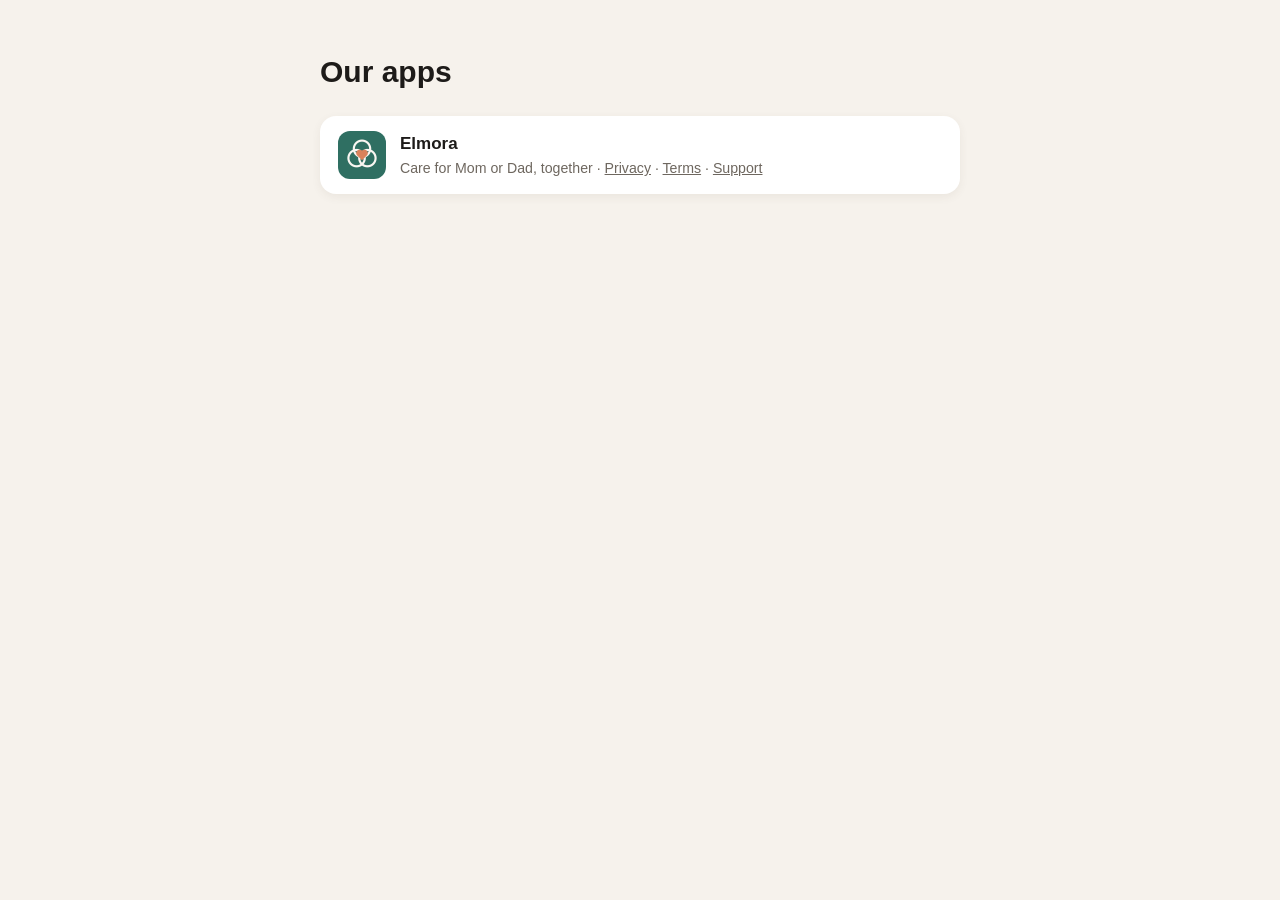
<file: index.html>
<!doctype html>
<html lang="en">
<head>
<meta charset="utf-8"><meta name="viewport" content="width=device-width, initial-scale=1">
<title>Apps</title>
<style>
  body { margin: 0; background: #F6F2EC; color: #1D1B19; font: 17px/1.6 -apple-system, "Segoe UI", Helvetica, Arial, sans-serif; }
  main { max-width: 640px; margin: 0 auto; padding: 48px 16px; }
  h1 { font-size: 30px; margin: 0 0 20px; }
  a.app { display: flex; align-items: center; gap: 14px; background: #fff; border-radius: 16px; padding: 14px 18px; margin: 12px 0;
    text-decoration: none; color: inherit; box-shadow: 0 3px 10px rgba(90,74,58,.07); }
  a.app img { width: 48px; height: 48px; border-radius: 12px; }
  small { color: #6E675F; display: block; }
</style>
</head>
<body>
<main>
  <h1>Our apps</h1>
  <!-- Para agregar otra app: copia este bloque y crea su carpeta (por ejemplo /otra-app/) con sus propias páginas. -->
  <a class="app" href="elmora/">
    <img src="elmora/icon.png" alt="">
    <span><b>Elmora</b><small>Care for Mom or Dad, together · <u>Privacy</u> · <u>Terms</u> · <u>Support</u></small></span>
  </a>
</main>
</body>
</html>
</file>
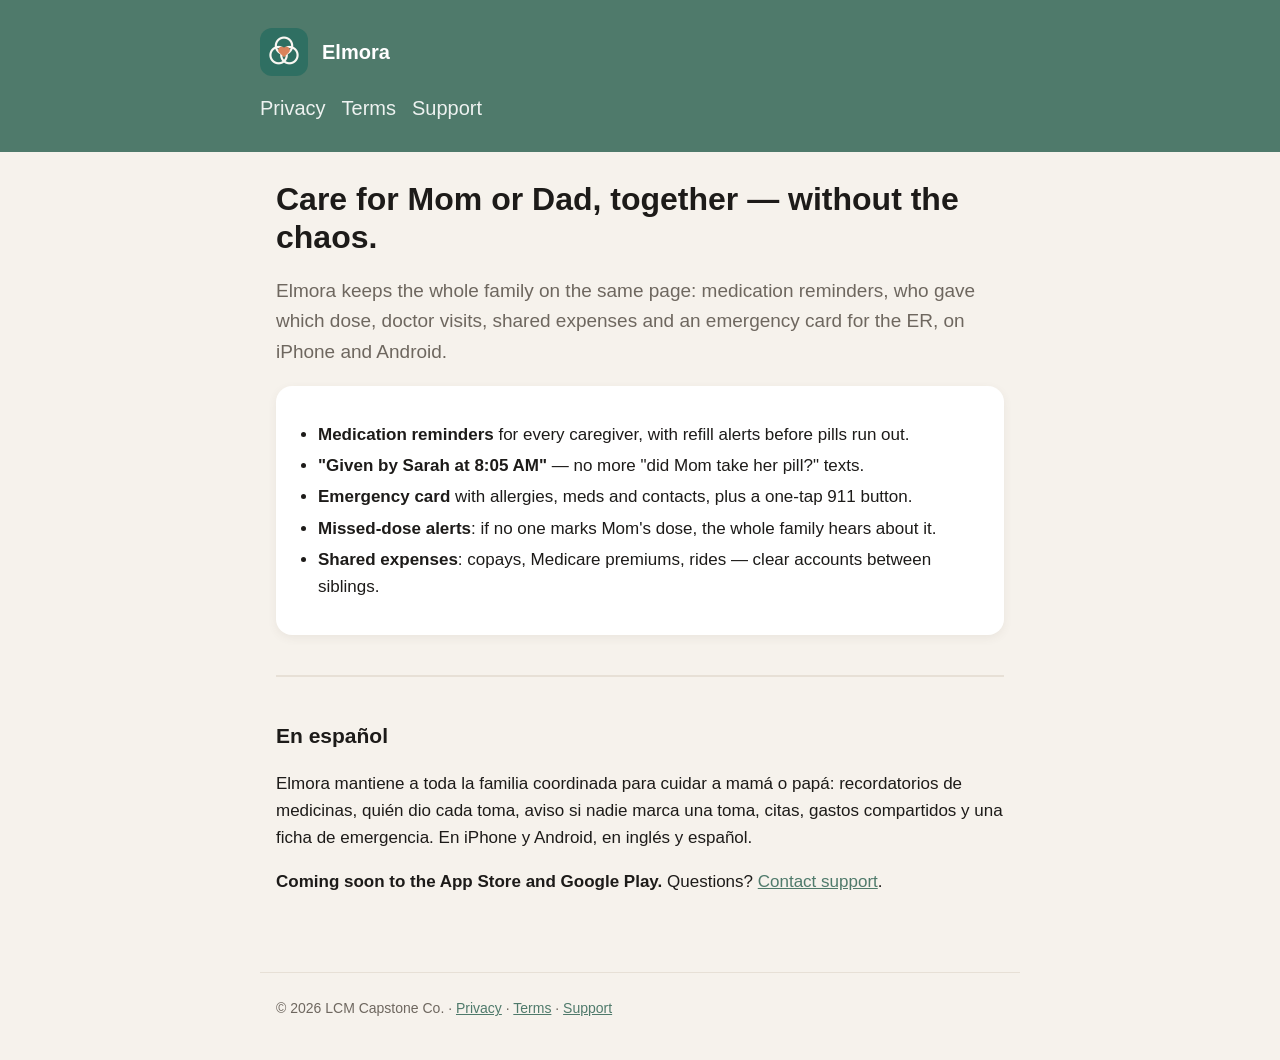
<file: carecircle/index.html>
<!doctype html>
<html lang="en">
<head>
<meta charset="utf-8"><meta name="viewport" content="width=device-width, initial-scale=1">
<meta name="robots" content="noindex">
<title>Elmora</title>
<link rel="canonical" href="../elmora/index.html">
<meta http-equiv="refresh" content="0; url=../elmora/index.html">
<script>location.replace("../elmora/index.html" + location.search + location.hash);</script>
</head>
<body>
<p>CareCircle is now <b>Elmora</b>. <a href="../elmora/index.html">Continue to the new page</a>.</p>
</body>
</html>
</file>
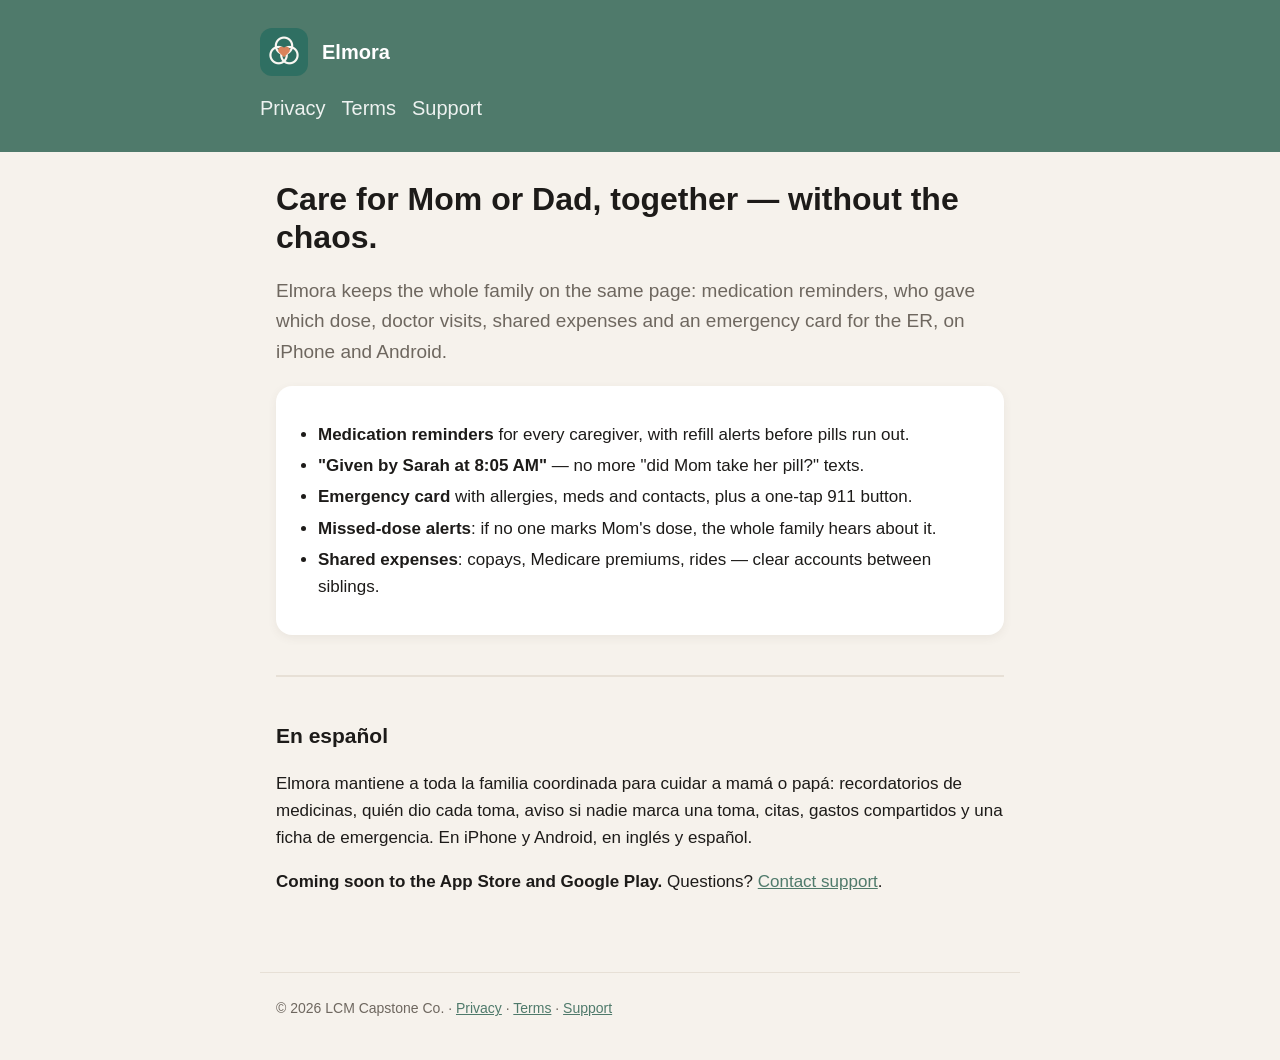
<file: elmora/index.html>
<!doctype html>
<html lang="en">
<head>
<meta charset="utf-8"><meta name="viewport" content="width=device-width, initial-scale=1">
<title>Elmora — Care for Mom or Dad, together</title>
<meta name="description" content="Shared medication reminders, missed-dose alerts, appointments and expenses for families caring for an aging parent, on iPhone and Android.">
<link rel="stylesheet" href="style.css">
</head>
<body>
<header><div class="wrap">
  <div style="display:flex;align-items:center;gap:14px"><img src="icon.png" alt=""><a href="index.html">Elmora</a></div>
  <nav><a href="privacy.html">Privacy</a><a href="terms.html">Terms</a><a href="support.html">Support</a></nav>
</div></header>
<main class="wrap">
<h1>Care for Mom or Dad, together — without the chaos.</h1>
<p style="color:var(--muted);font-size:19px">Elmora keeps the whole family on the same page: medication reminders, who gave which dose, doctor visits, shared expenses and an emergency card for the ER, on iPhone and Android.</p>
<div class="card">
  <ul>
    <li><b>Medication reminders</b> for every caregiver, with refill alerts before pills run out.</li>
    <li><b>"Given by Sarah at 8:05 AM"</b> — no more "did Mom take her pill?" texts.</li>
    <li><b>Emergency card</b> with allergies, meds and contacts, plus a one-tap 911 button.</li>
    <li><b>Missed-dose alerts</b>: if no one marks Mom's dose, the whole family hears about it.</li>
    <li><b>Shared expenses</b>: copays, Medicare premiums, rides — clear accounts between siblings.</li>
  </ul>
</div>
<section class="lang" lang="es">
<h2>En español</h2>
<p>Elmora mantiene a toda la familia coordinada para cuidar a mamá o papá: recordatorios de medicinas, quién dio cada toma, aviso si nadie marca una toma, citas, gastos compartidos y una ficha de emergencia. En iPhone y Android, en inglés y español.</p>
</section>
<p><b>Coming soon to the App Store and Google Play.</b> Questions? <a href="support.html">Contact support</a>.</p>
</main>
<footer class="wrap">© 2026 LCM Capstone Co. · <a href="privacy.html">Privacy</a> · <a href="terms.html">Terms</a> · <a href="support.html">Support</a></footer>
</body>
</html>
</file>
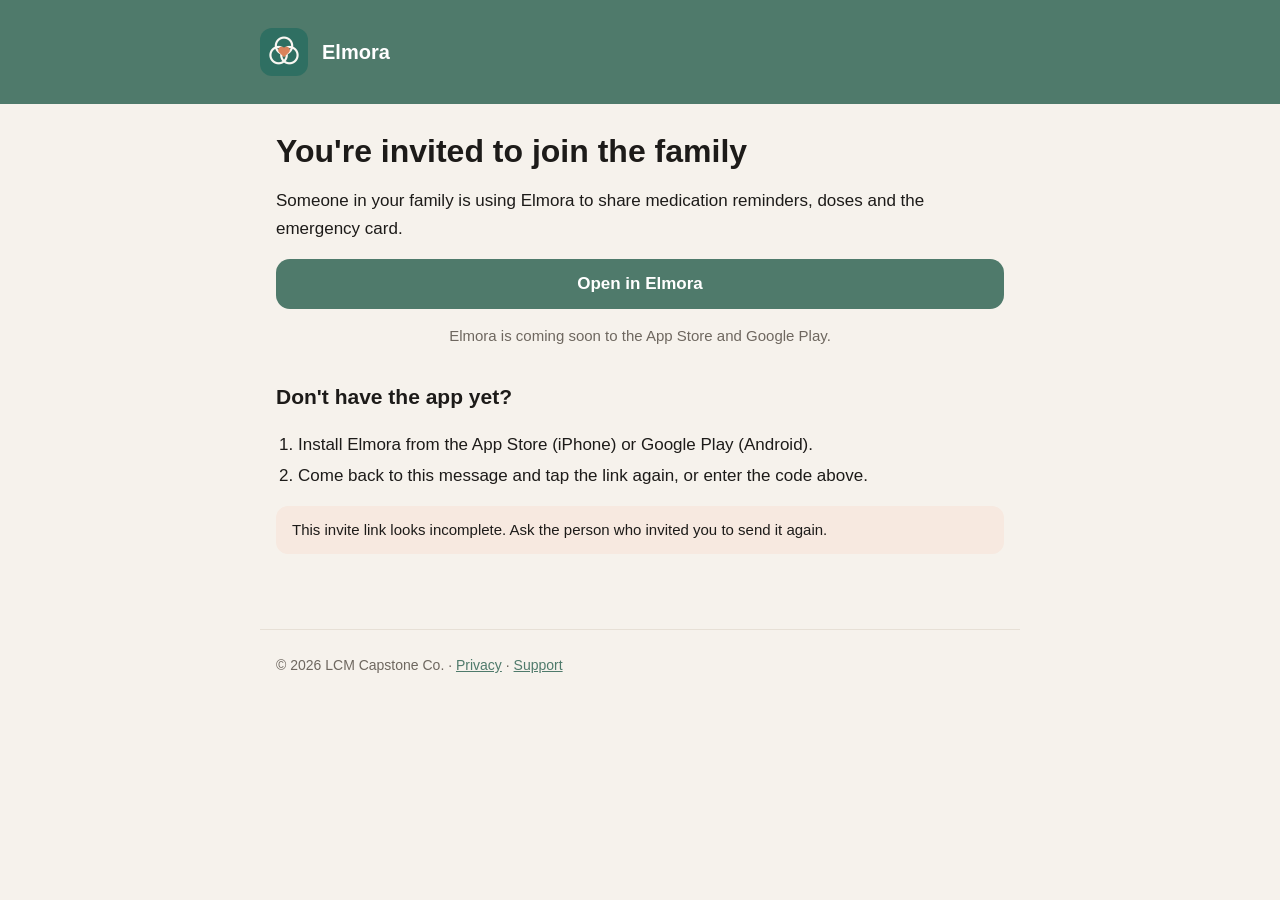
<file: carecircle/join.html>
<!doctype html>
<html lang="en">
<head>
<meta charset="utf-8"><meta name="viewport" content="width=device-width, initial-scale=1">
<meta name="robots" content="noindex">
<title>Elmora</title>
<link rel="canonical" href="../elmora/join.html">
<meta http-equiv="refresh" content="0; url=../elmora/join.html">
<script>location.replace("../elmora/join.html" + location.search + location.hash);</script>
</head>
<body>
<p>CareCircle is now <b>Elmora</b>. <a href="../elmora/join.html">Continue to the new page</a>.</p>
</body>
</html>
</file>
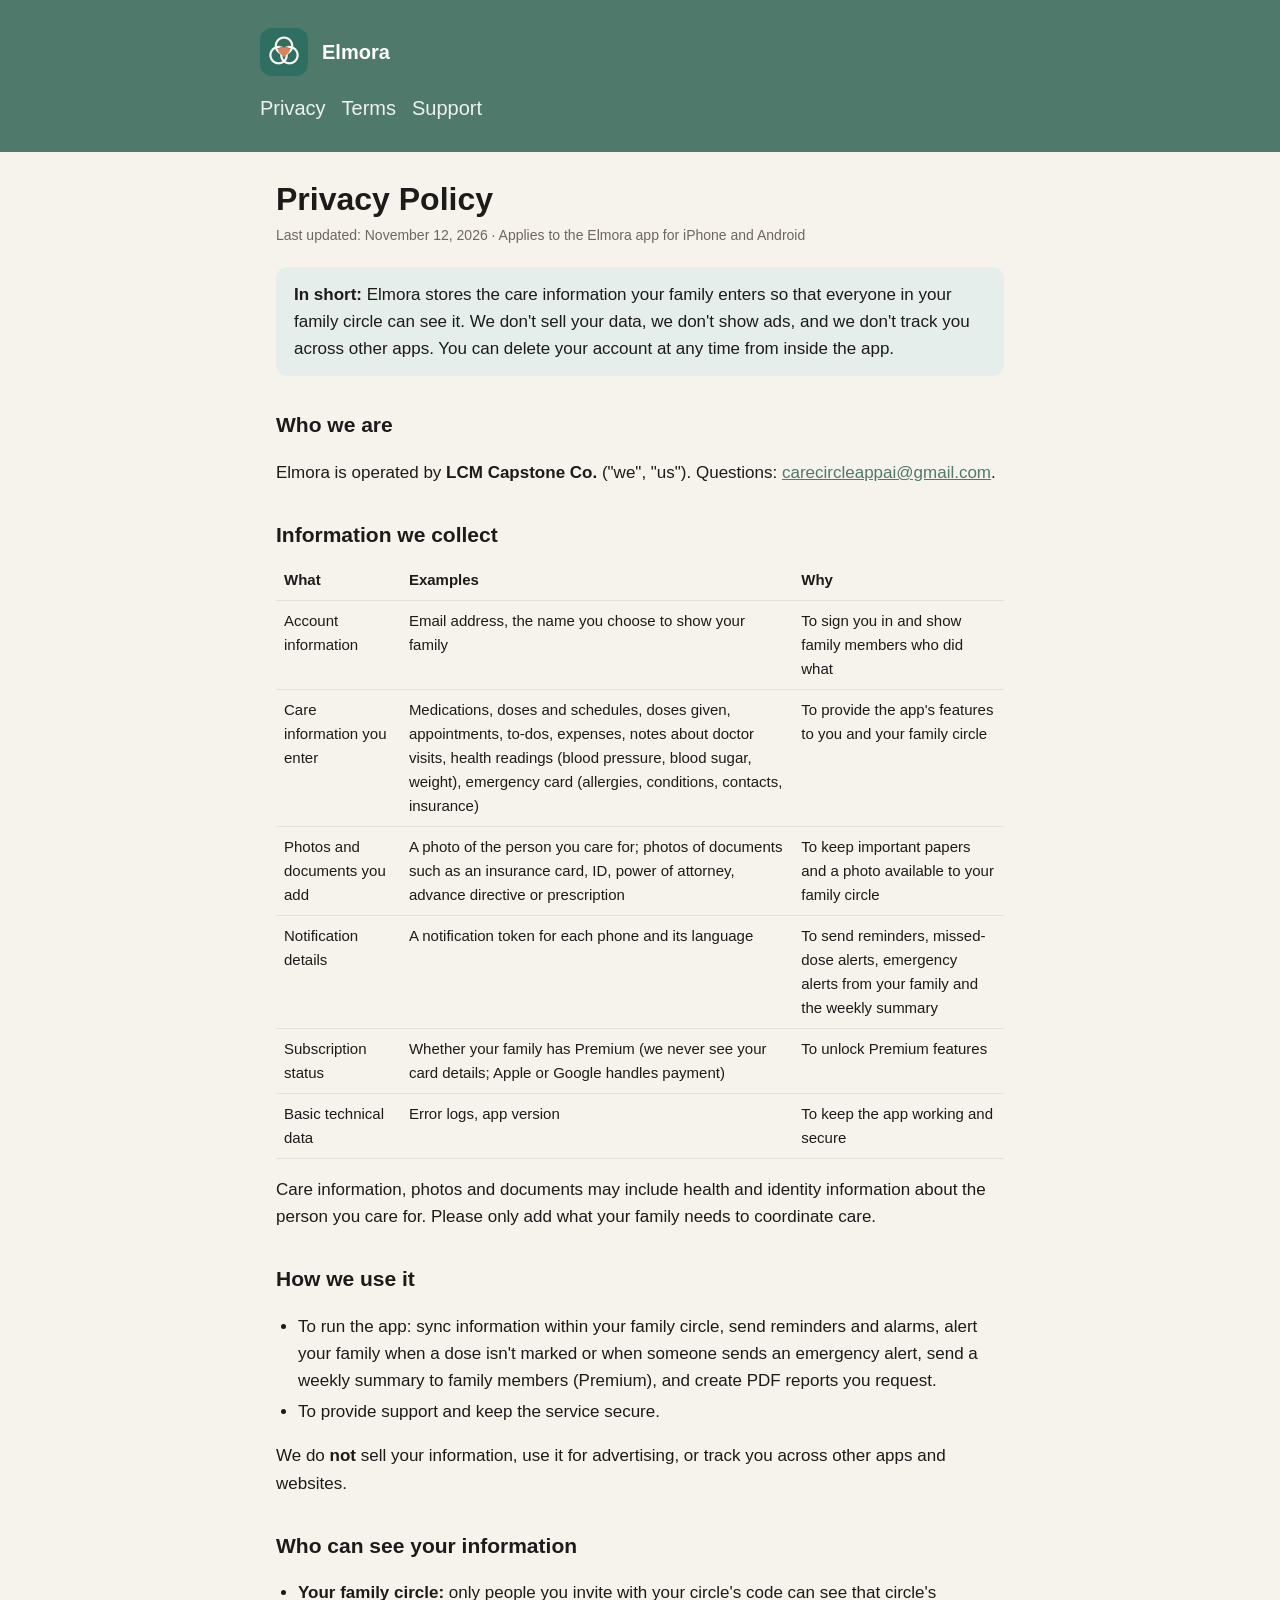
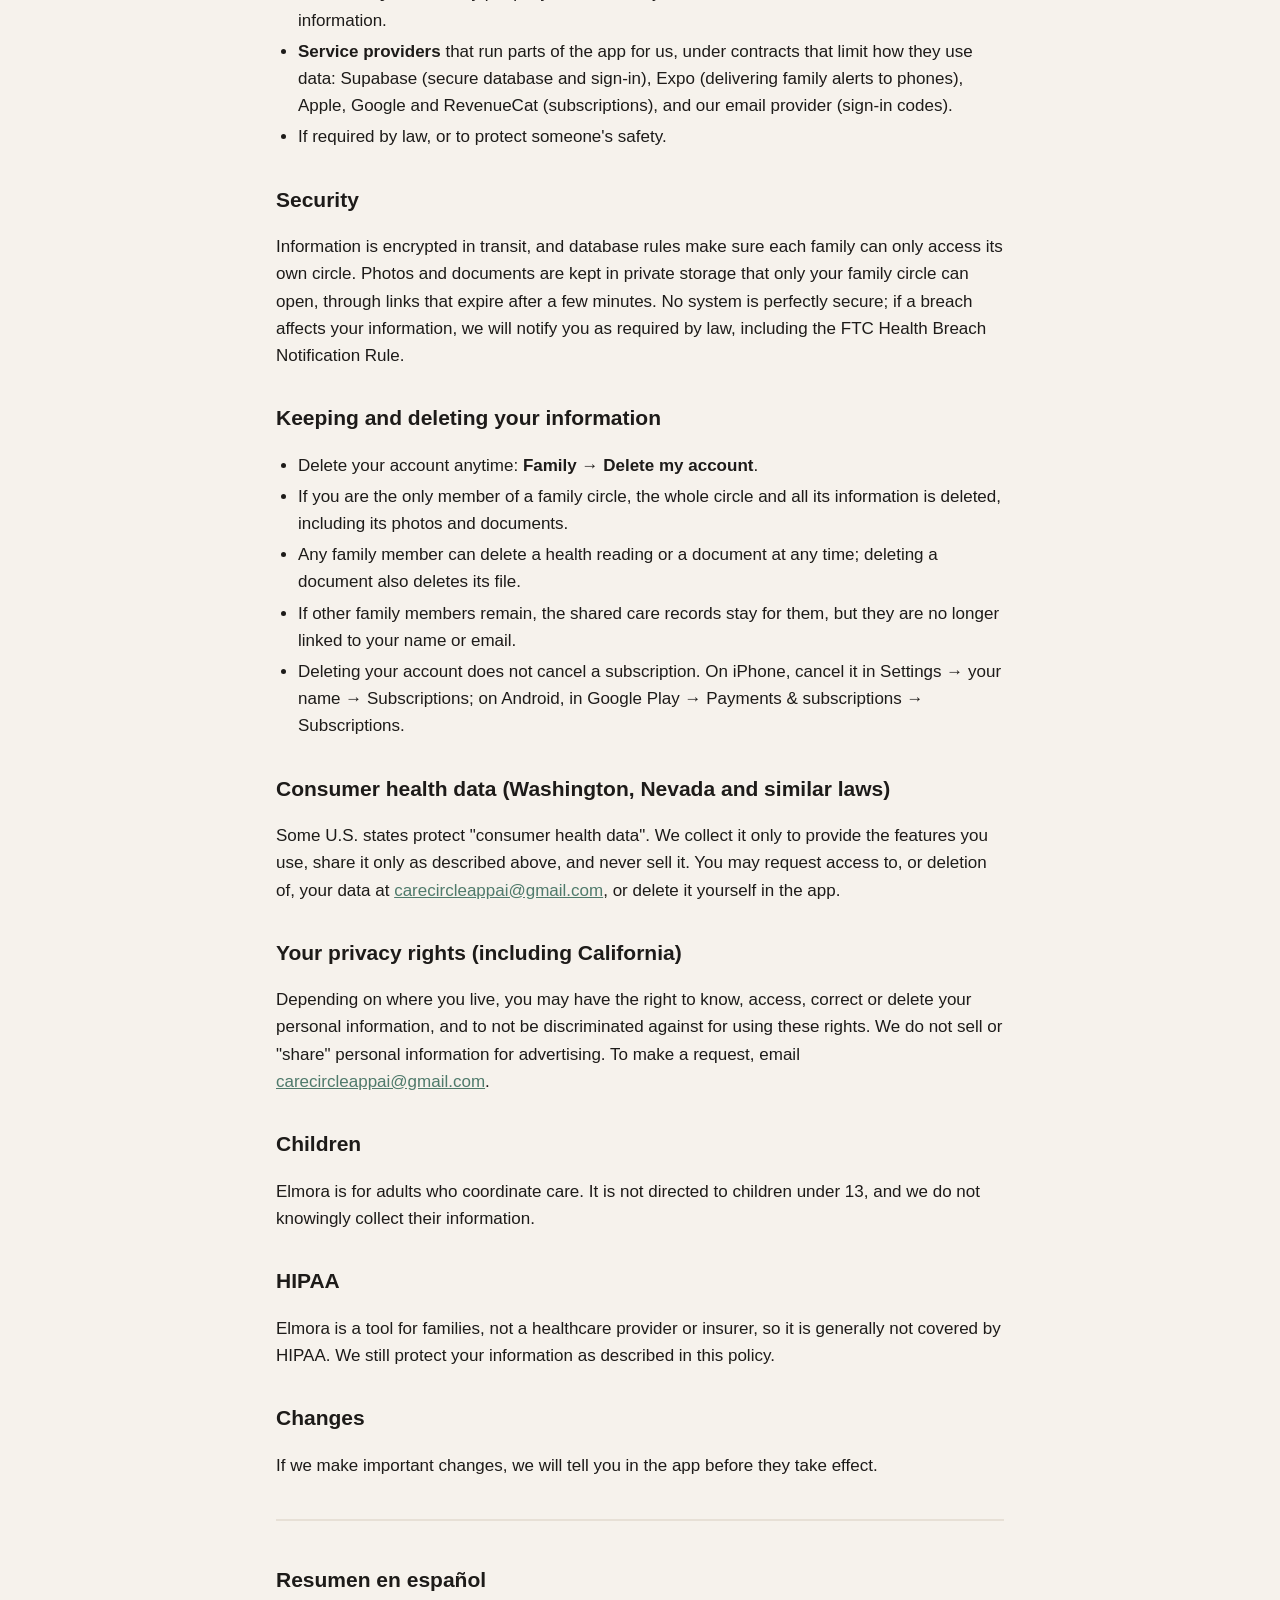
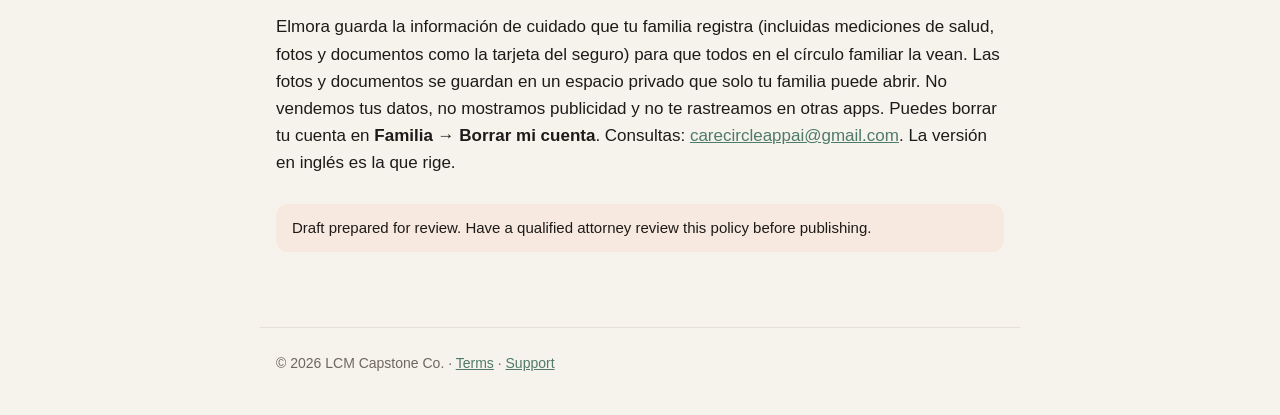
<file: carecircle/privacy.html>
<!doctype html>
<html lang="en">
<head>
<meta charset="utf-8"><meta name="viewport" content="width=device-width, initial-scale=1">
<meta name="robots" content="noindex">
<title>Elmora</title>
<link rel="canonical" href="../elmora/privacy.html">
<meta http-equiv="refresh" content="0; url=../elmora/privacy.html">
<script>location.replace("../elmora/privacy.html" + location.search + location.hash);</script>
</head>
<body>
<p>CareCircle is now <b>Elmora</b>. <a href="../elmora/privacy.html">Continue to the new page</a>.</p>
</body>
</html>
</file>
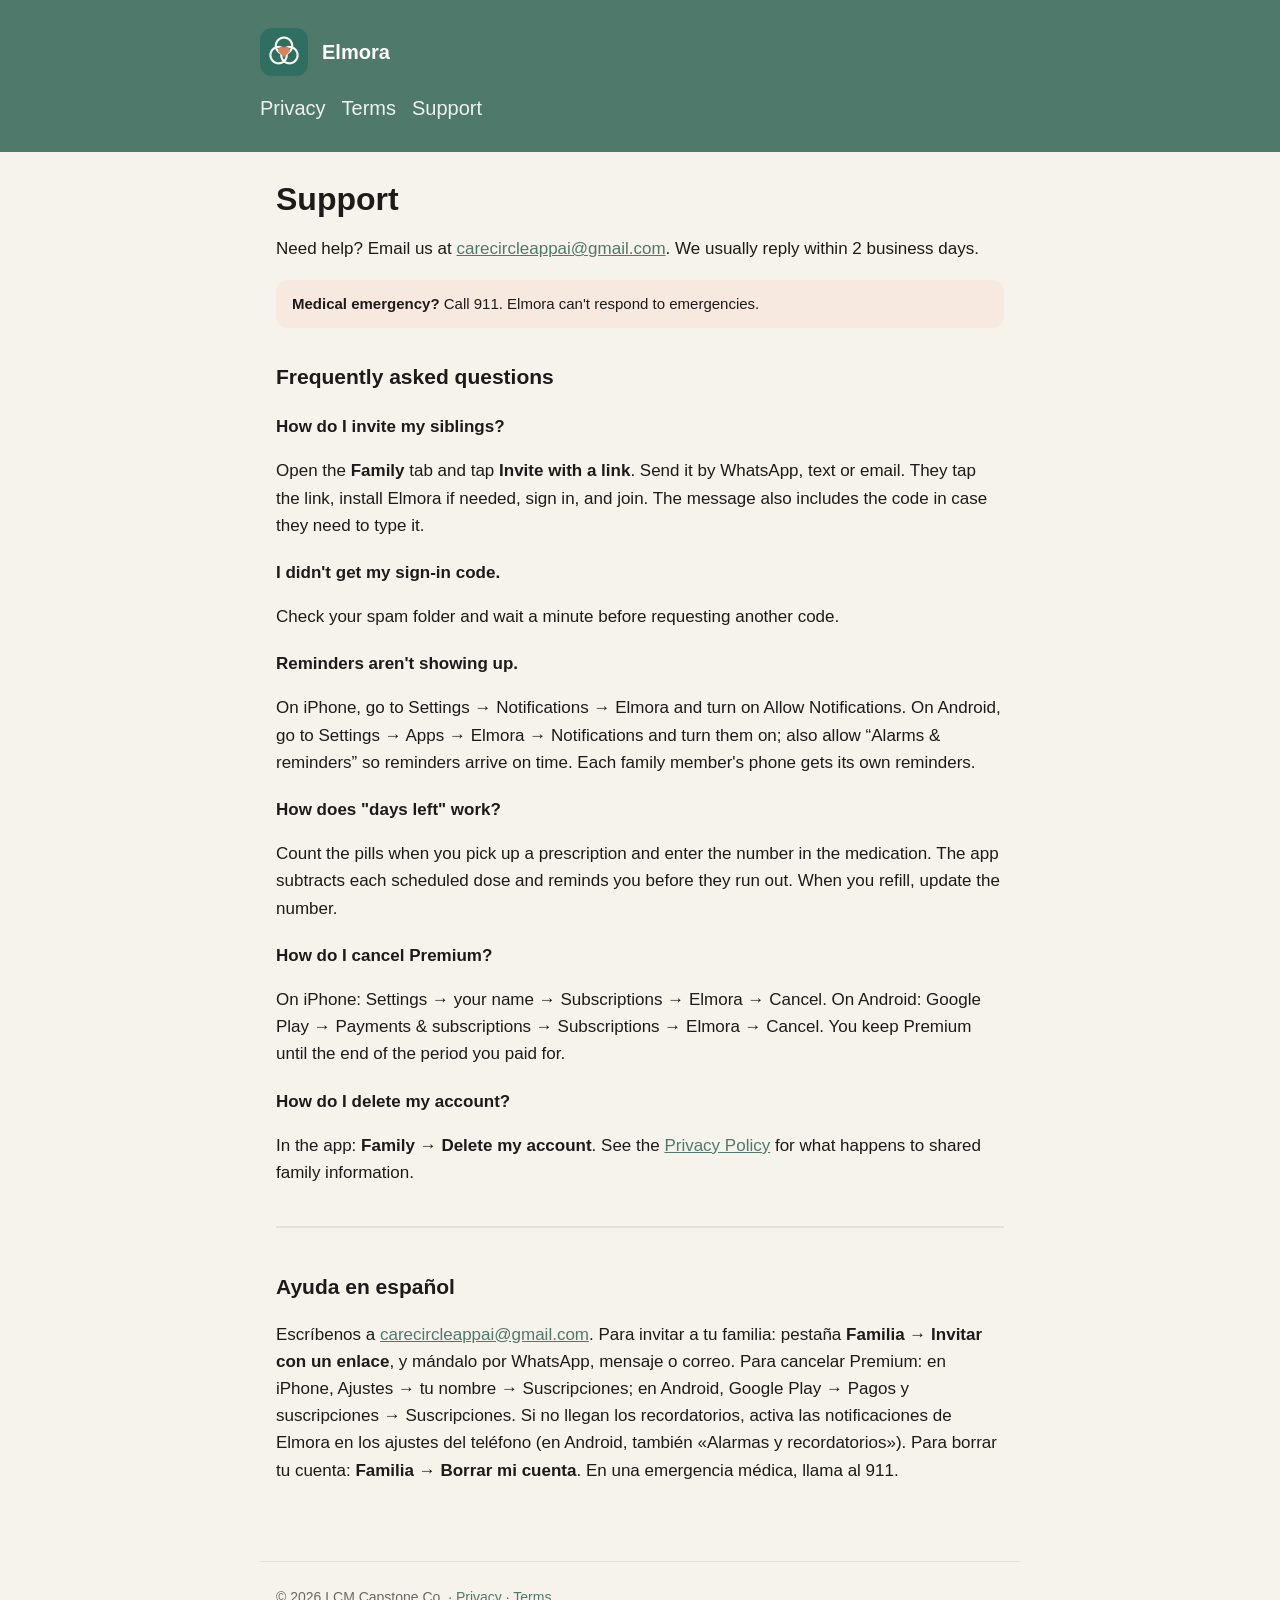
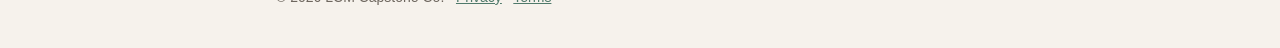
<file: carecircle/support.html>
<!doctype html>
<html lang="en">
<head>
<meta charset="utf-8"><meta name="viewport" content="width=device-width, initial-scale=1">
<meta name="robots" content="noindex">
<title>Elmora</title>
<link rel="canonical" href="../elmora/support.html">
<meta http-equiv="refresh" content="0; url=../elmora/support.html">
<script>location.replace("../elmora/support.html" + location.search + location.hash);</script>
</head>
<body>
<p>CareCircle is now <b>Elmora</b>. <a href="../elmora/support.html">Continue to the new page</a>.</p>
</body>
</html>
</file>
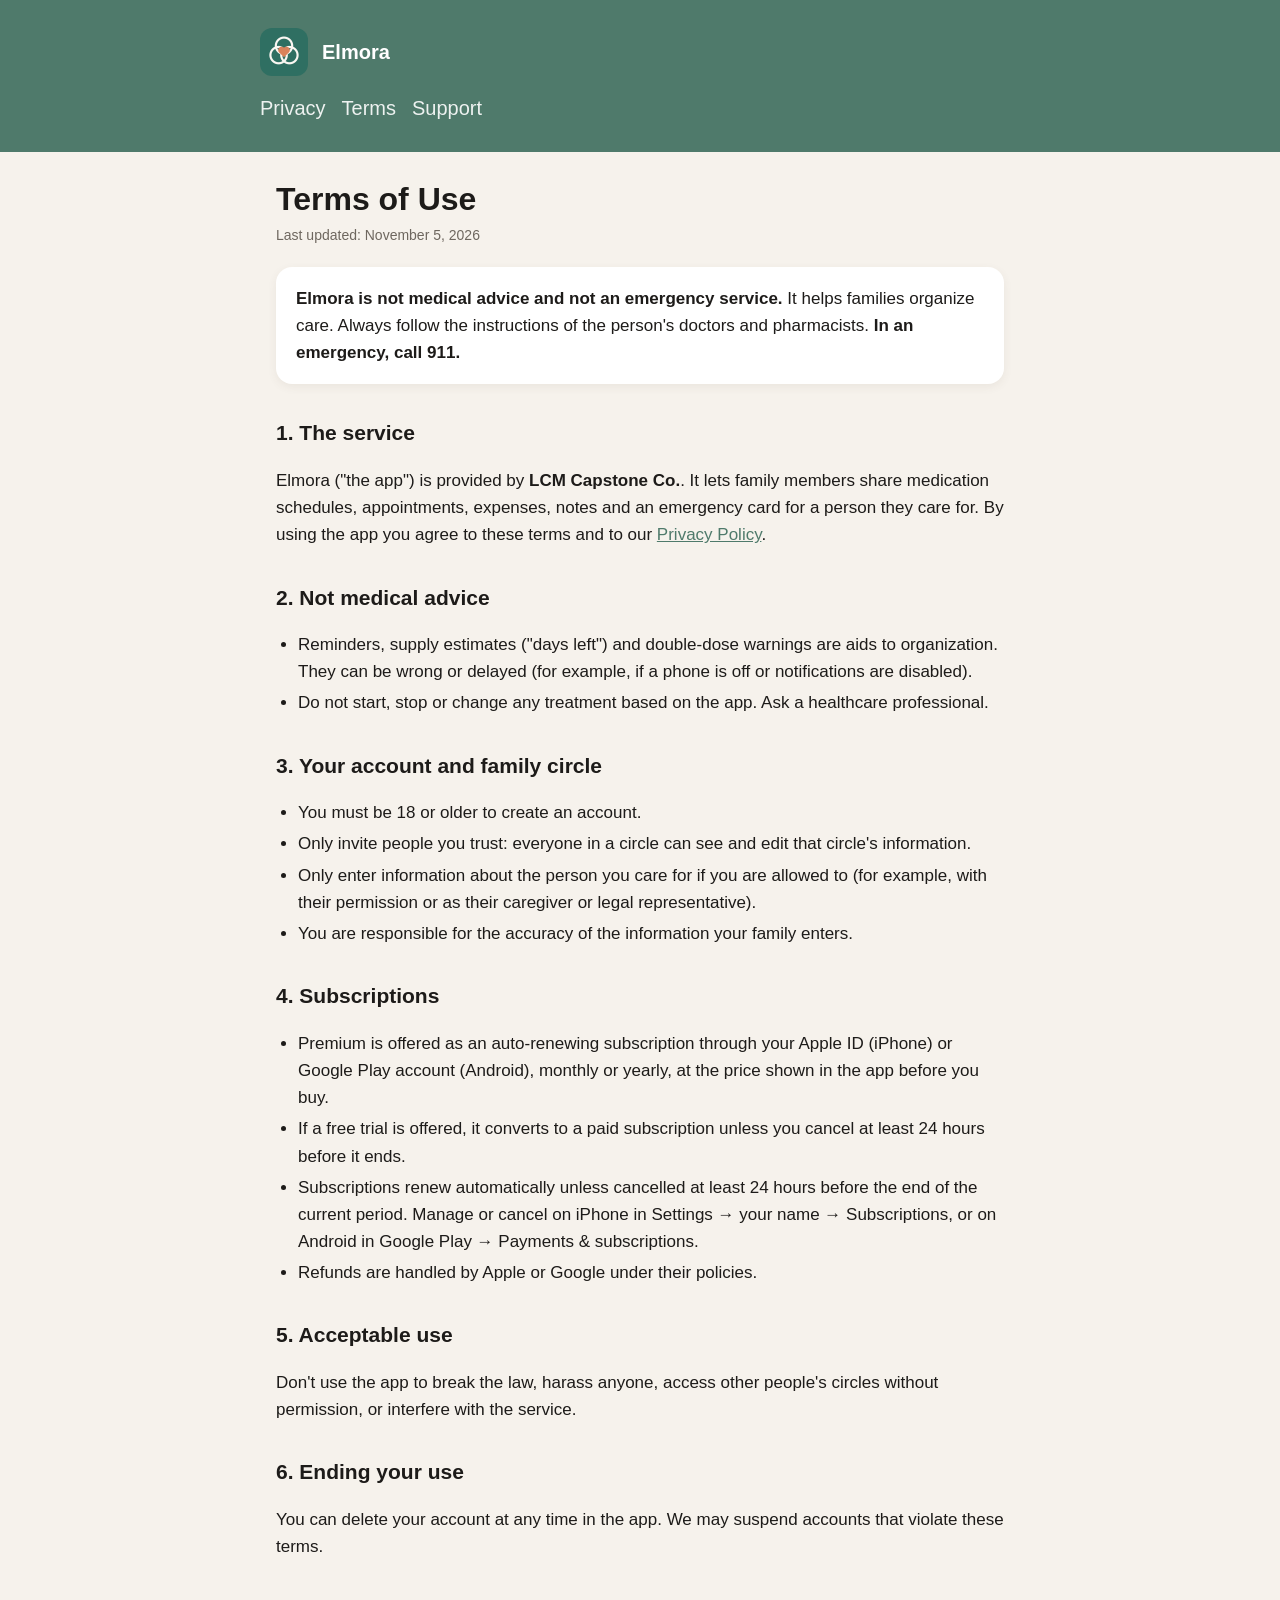
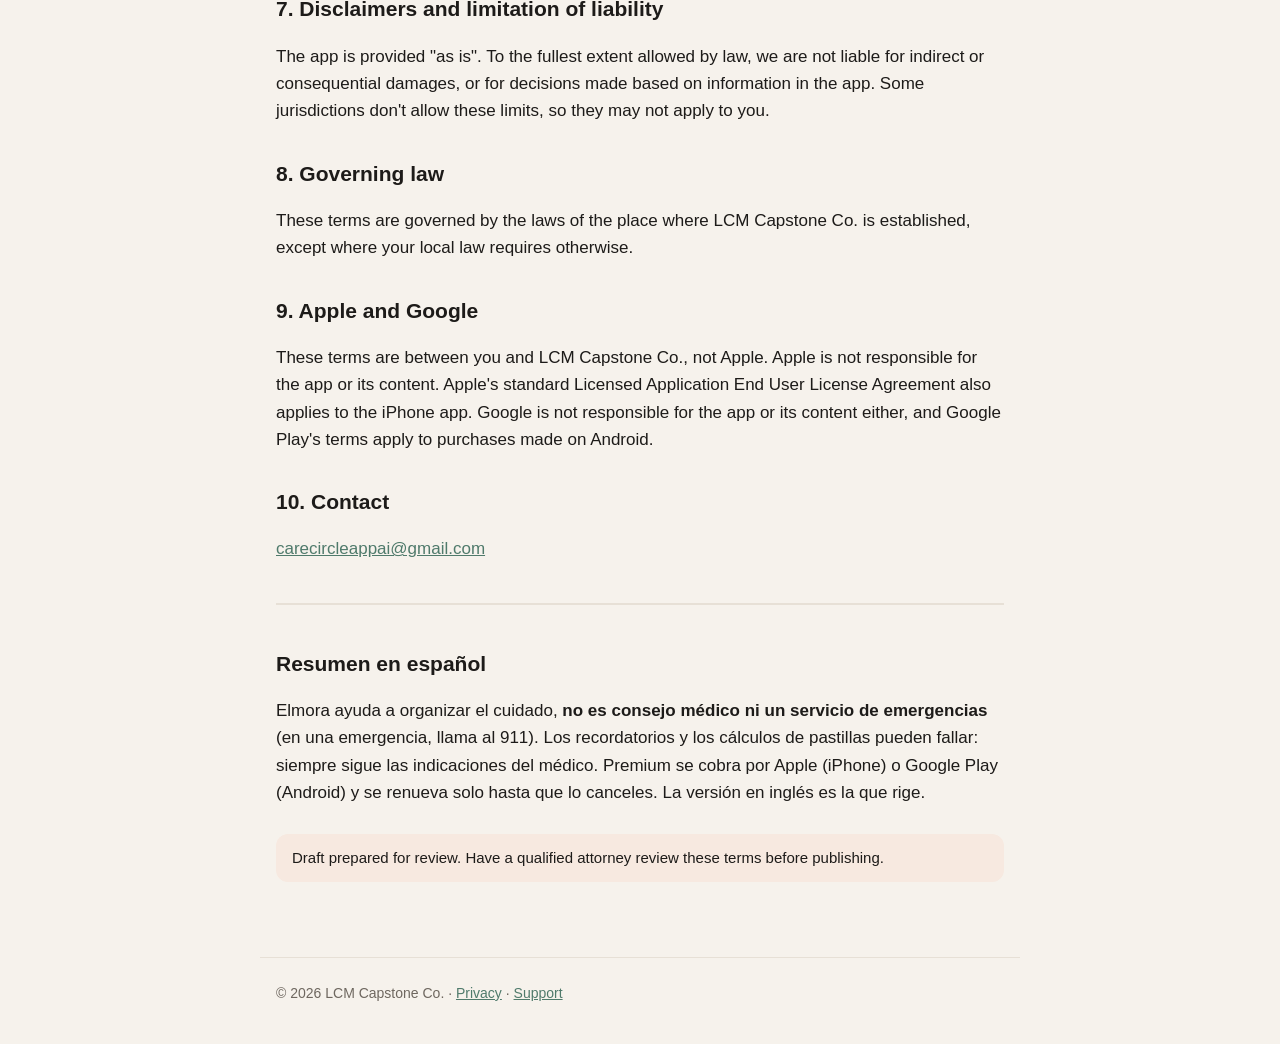
<file: carecircle/terms.html>
<!doctype html>
<html lang="en">
<head>
<meta charset="utf-8"><meta name="viewport" content="width=device-width, initial-scale=1">
<meta name="robots" content="noindex">
<title>Elmora</title>
<link rel="canonical" href="../elmora/terms.html">
<meta http-equiv="refresh" content="0; url=../elmora/terms.html">
<script>location.replace("../elmora/terms.html" + location.search + location.hash);</script>
</head>
<body>
<p>CareCircle is now <b>Elmora</b>. <a href="../elmora/terms.html">Continue to the new page</a>.</p>
</body>
</html>
</file>
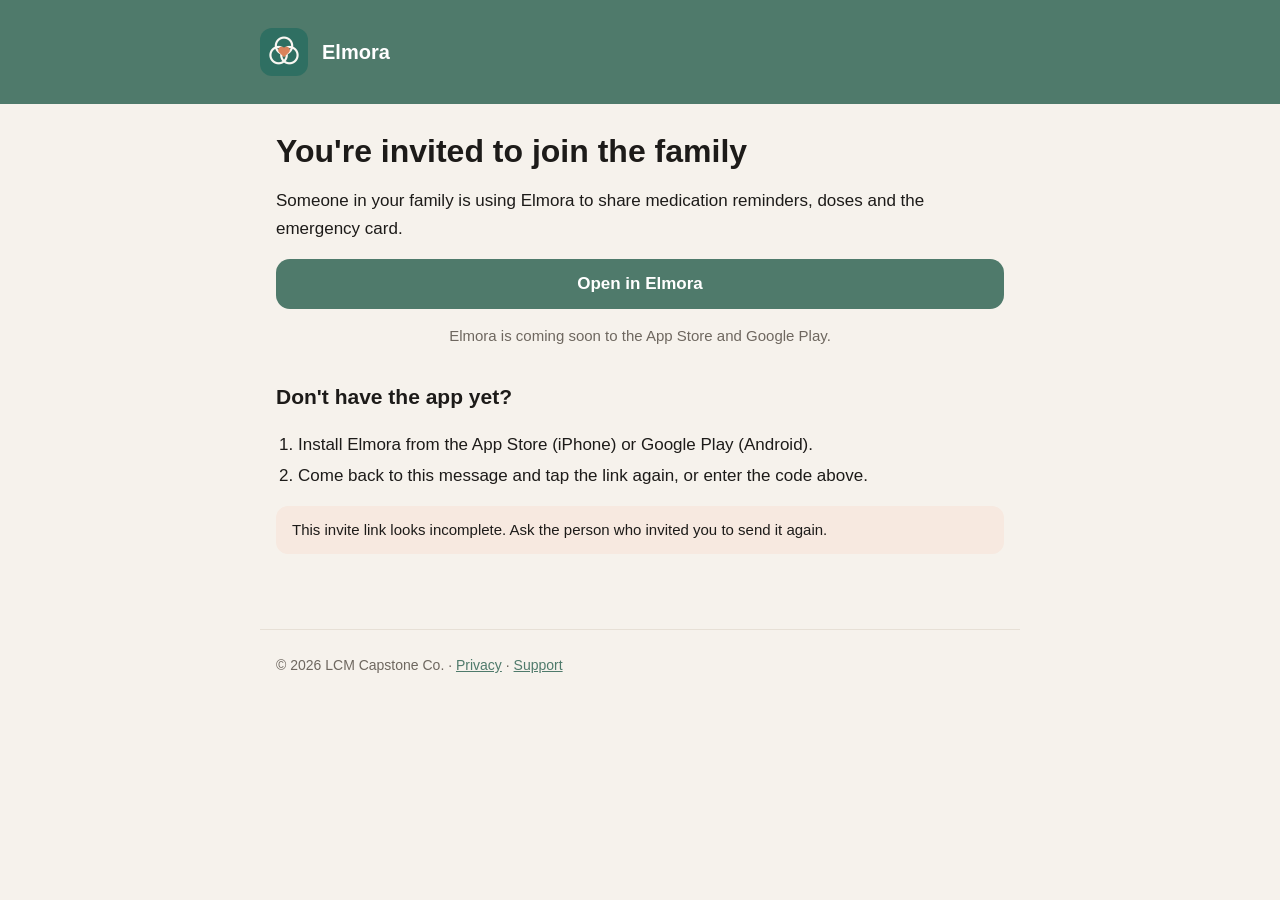
<file: elmora/join.html>
<!doctype html>
<html lang="en">
<head>
<meta charset="utf-8"><meta name="viewport" content="width=device-width, initial-scale=1">
<title>Join the family — Elmora</title>
<meta name="robots" content="noindex">
<meta property="og:title" content="Join the family on Elmora">
<meta property="og:description" content="Share medication reminders, doses and the emergency card with the whole family.">
<meta property="og:image" content="icon.png">
<link rel="stylesheet" href="style.css">
<style>
  .center { text-align: center; }
  .code { font: 700 34px/1.2 ui-monospace, "SF Mono", Menlo, Consolas, monospace; letter-spacing: 6px; margin: 6px 0 2px; }
  .btn { display: block; box-sizing: border-box; width: 100%; padding: 15px 18px; border-radius: 14px; border: 0; font: 600 17px/1.2 -apple-system, BlinkMacSystemFont, "Segoe UI", sans-serif; text-align: center; text-decoration: none; cursor: pointer; margin: 10px 0; }
  .btn.primary { background: var(--sage); color: #fff; }
  .btn.secondary { background: var(--sage-soft); color: var(--sage); }
  .steps { padding-left: 22px; }
  .muted { color: var(--muted); font-size: 15px; }
  [hidden] { display: none !important; }
</style>
</head>
<body>
<header><div class="wrap">
  <div style="display:flex;align-items:center;gap:14px"><img src="icon.png" alt=""><a href="index.html">Elmora</a></div>
</div></header>
<main class="wrap">
  <h1 id="title">You're invited to join the family</h1>
  <p id="lead">Someone in your family is using Elmora to share medication reminders, doses and the emergency card.</p>

  <div class="card center" id="codeCard" hidden>
    <div class="muted" id="codeLabel">Your invite code</div>
    <div class="code" id="code"></div>
    <button class="btn secondary" id="copy" type="button">Copy code</button>
  </div>

  <a class="btn primary" id="open" href="#">Open in Elmora</a>
  <a class="btn secondary" id="store" href="#" hidden>Get Elmora on the App Store</a>
  <a class="btn secondary" id="play" href="#" hidden>Get Elmora on Google Play</a>
  <p class="muted center" id="soon" hidden>Elmora is coming soon to the App Store and Google Play.</p>

  <h2 id="howTitle">Don't have the app yet?</h2>
  <ol class="steps">
    <li id="s1">Install Elmora from the App Store (iPhone) or Google Play (Android).</li>
    <li id="s2">Come back to this message and tap the link again, or enter the code above.</li>
  </ol>
  <p class="note" id="bad" hidden>This invite link looks incomplete. Ask the person who invited you to send it again.</p>
</main>
<footer class="wrap">© 2026 LCM Capstone Co. · <a href="privacy.html">Privacy</a> · <a href="support.html">Support</a></footer>

<script>
  // Fill these in once the apps exist in the stores.
  // App Store Connect shows the iPhone link, e.g. "https://apps.apple.com/app/id1234567890".
  var APP_STORE_URL = "";
  // Google Play: once the app is published, "https://play.google.com/store/apps/details?id=com.elmora.app".
  var PLAY_STORE_URL = "";
  var ANDROID_PACKAGE = "com.elmora.app";

  var ua = navigator.userAgent || "";
  var isAndroid = /Android/i.test(ua);
  var isIOS = /iPhone|iPad|iPod/i.test(ua) || (/Macintosh/.test(ua) && navigator.maxTouchPoints > 1);

  var es = (navigator.language || "").toLowerCase().indexOf("es") === 0;
  var text = es ? {
    title: "Te invitaron a unirte a la familia",
    lead: "Alguien de tu familia usa Elmora para compartir recordatorios de medicinas, tomas y la ficha de emergencia.",
    codeLabel: "Tu código de invitación", copy: "Copiar código", copied: "¡Copiado!",
    open: "Abrir en Elmora", store: "Descargar Elmora en la App Store", play: "Descargar Elmora en Google Play",
    soon: "Elmora llegará pronto a la App Store y a Google Play.",
    howTitle: "¿Todavía no tienes la app?",
    s1: "Instala Elmora desde la App Store (iPhone) o Google Play (Android).",
    s2: "Vuelve a este mensaje y toca el enlace otra vez, o escribe el código de arriba.",
    bad: "Este enlace de invitación parece incompleto. Pide a quien te invitó que te lo mande de nuevo."
  } : null;
  if (es) {
    document.documentElement.lang = "es";
    for (var k in text) { var el = document.getElementById(k); if (el) el.textContent = text[k]; }
  }

  // Only letters and numbers, like the codes the app creates (6 characters; older ones have 8).
  var raw = new URLSearchParams(location.search).get("code") || "";
  var code = raw.toUpperCase().replace(/[^A-Z0-9]/g, "").slice(0, 8);
  var valid = code.length === 6 || code.length === 8;

  var openBtn = document.getElementById("open");
  if (valid) {
    document.getElementById("code").textContent = code;
    document.getElementById("codeCard").hidden = false;
    // Android: un "intent" abre la app si está instalada; si no, Chrome va a Google Play (cuando exista el enlace).
    openBtn.href = isAndroid
      ? "intent://join?code=" + code + "#Intent;scheme=elmora;package=" + ANDROID_PACKAGE +
        (PLAY_STORE_URL ? ";S.browser_fallback_url=" + encodeURIComponent(PLAY_STORE_URL) : "") + ";end"
      : "elmora://join?code=" + code;
  } else {
    openBtn.href = "elmora://";
    document.getElementById("bad").hidden = false;
  }

  // Each phone sees its own store; a computer sees both.
  var shown = false;
  if (APP_STORE_URL && !isAndroid) {
    var store = document.getElementById("store");
    store.href = APP_STORE_URL; store.hidden = false; shown = true;
  }
  if (PLAY_STORE_URL && !isIOS) {
    var play = document.getElementById("play");
    play.href = PLAY_STORE_URL; play.hidden = false; shown = true;
  }
  if (!shown) document.getElementById("soon").hidden = false;

  document.getElementById("copy").addEventListener("click", function () {
    var btn = this;
    var done = function () { btn.textContent = es ? text.copied : "Copied!"; };
    if (navigator.clipboard && navigator.clipboard.writeText) {
      navigator.clipboard.writeText(code).then(done, function () {});
    } else {
      var area = document.createElement("textarea");
      area.value = code; document.body.appendChild(area); area.select();
      try { document.execCommand("copy"); done(); } catch (e) {}
      document.body.removeChild(area);
    }
  });
</script>
</body>
</html>
</file>
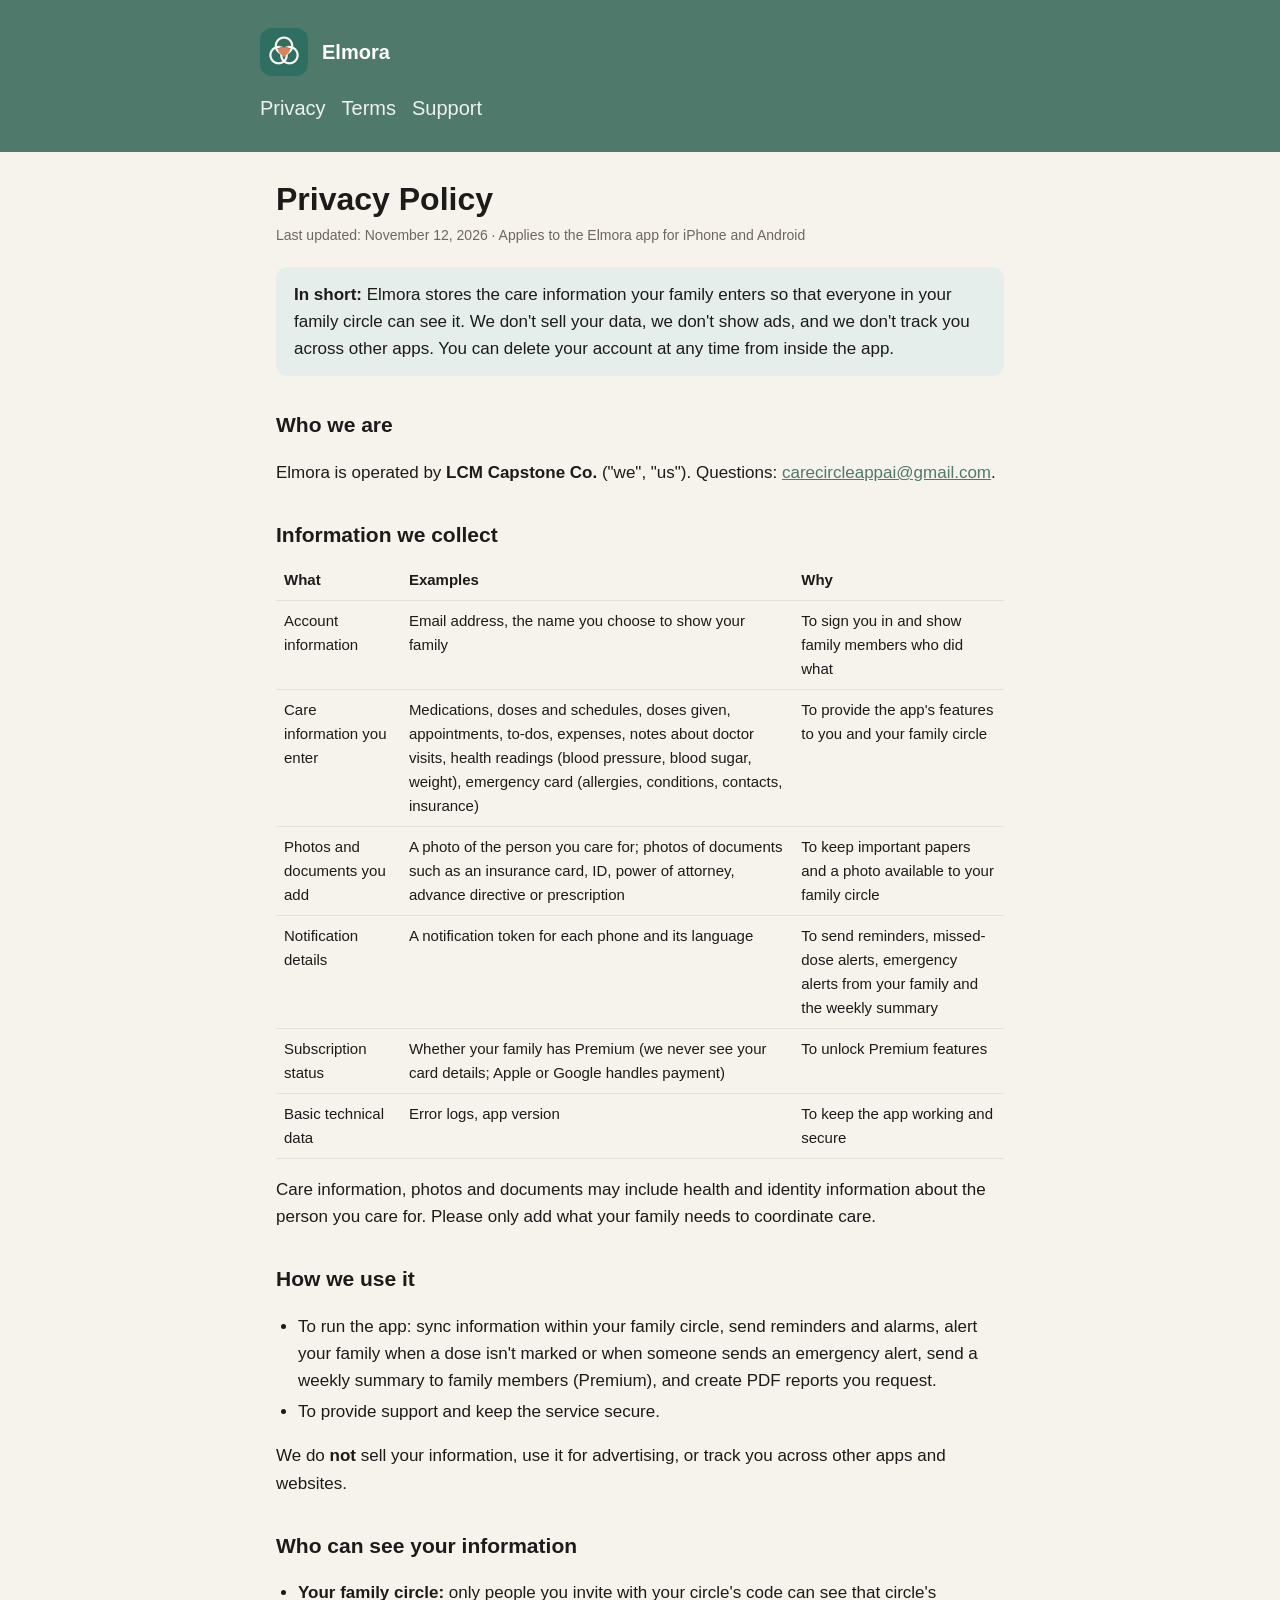
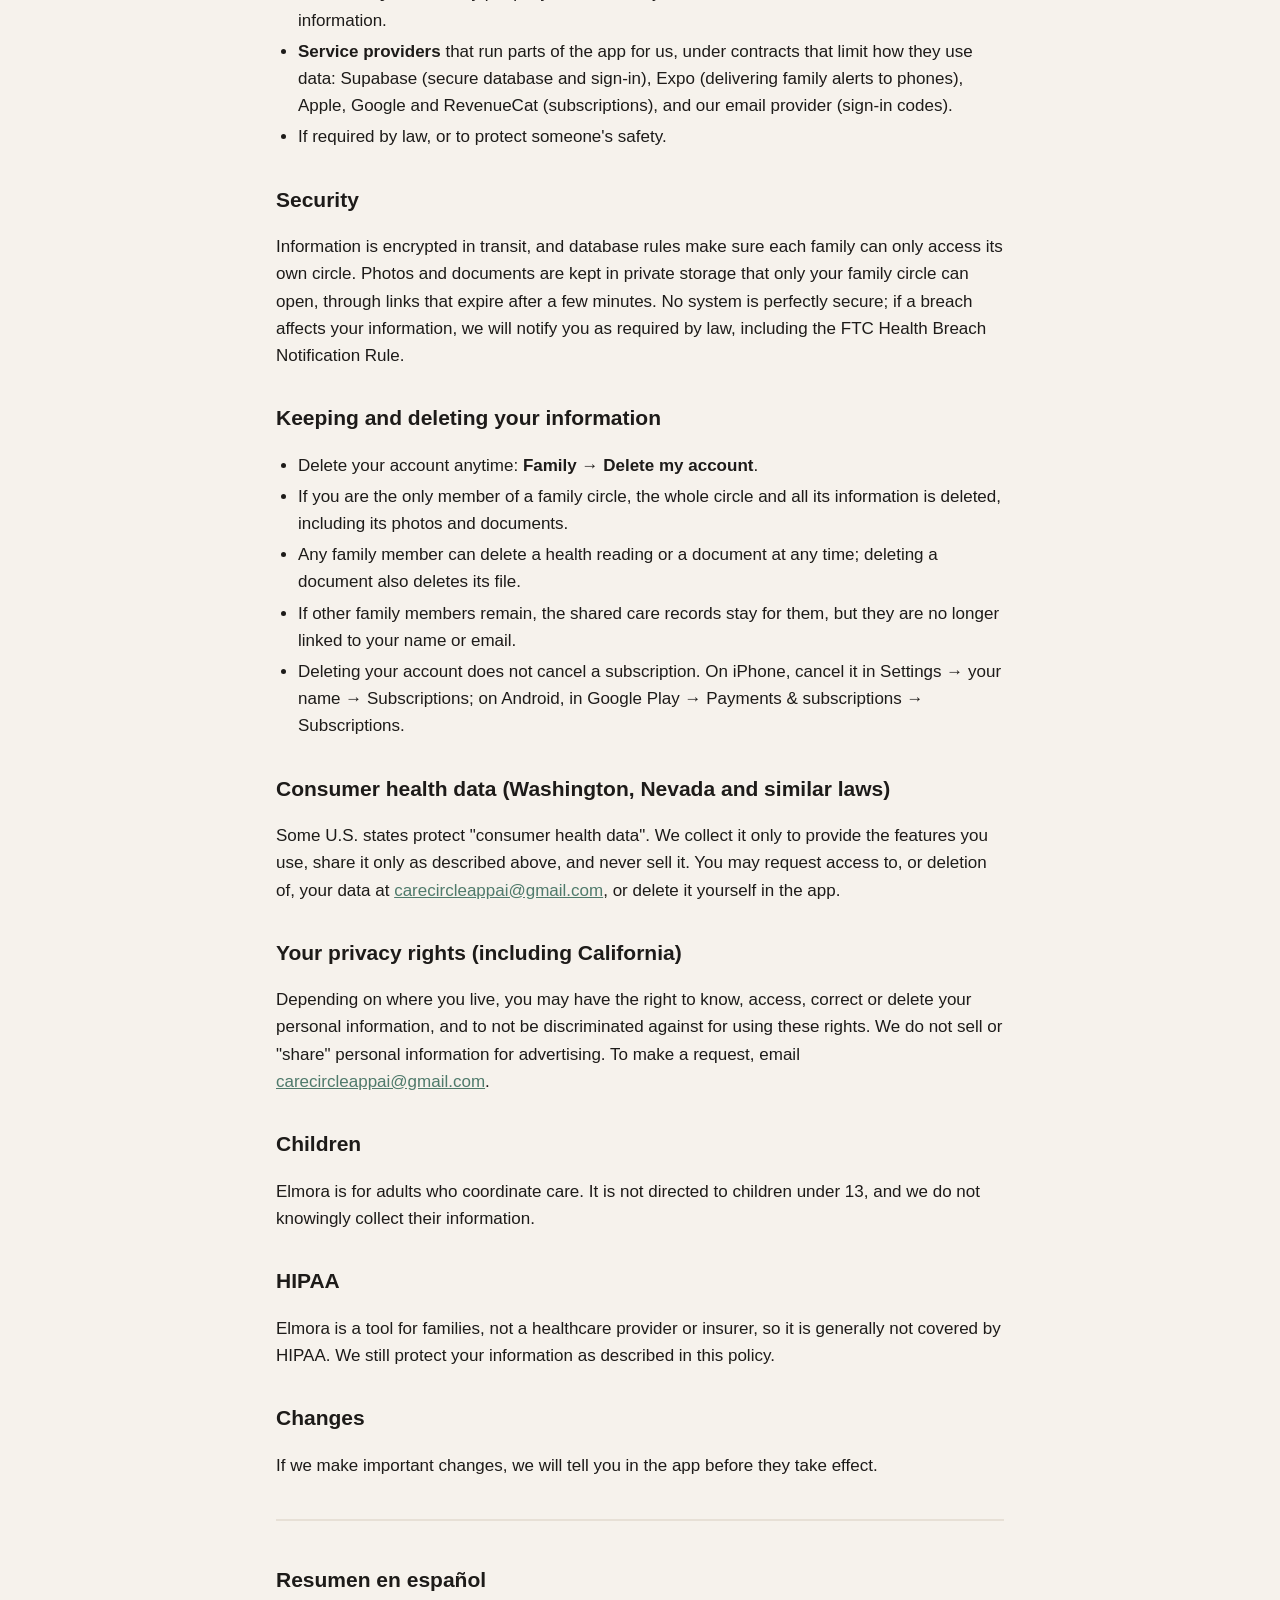
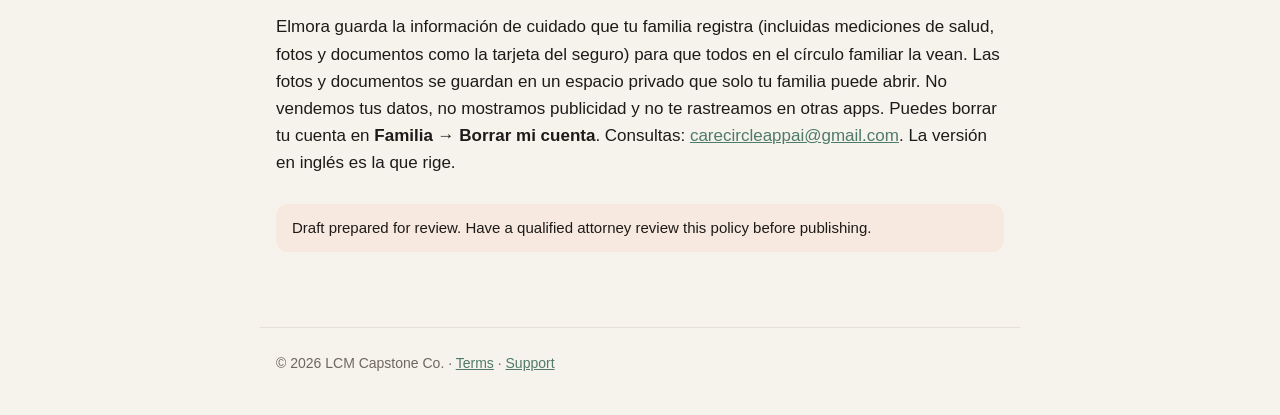
<file: elmora/privacy.html>
<!doctype html>
<html lang="en">
<head>
<meta charset="utf-8"><meta name="viewport" content="width=device-width, initial-scale=1">
<title>Privacy Policy — Elmora</title>
<link rel="stylesheet" href="style.css">
</head>
<body>
<header><div class="wrap">
  <div style="display:flex;align-items:center;gap:14px"><img src="icon.png" alt=""><a href="index.html">Elmora</a></div>
  <nav><a href="privacy.html">Privacy</a><a href="terms.html">Terms</a><a href="support.html">Support</a></nav>
</div></header>
<main class="wrap">
<h1>Privacy Policy</h1>
<div class="updated">Last updated: November 12, 2026 · Applies to the Elmora app for iPhone and Android</div>

<div class="tldr"><b>In short:</b> Elmora stores the care information your family enters so that everyone in your family circle can see it. We don't sell your data, we don't show ads, and we don't track you across other apps. You can delete your account at any time from inside the app.</div>

<h2>Who we are</h2>
<p>Elmora is operated by <b>LCM Capstone Co.</b> ("we", "us")<!-- TODO: agregar ciudad y estado/país de la empresa cuando esté registrada -->. Questions: <a href="mailto:carecircleappai@gmail.com">carecircleappai@gmail.com</a>.</p>

<h2>Information we collect</h2>
<table>
  <tr><th>What</th><th>Examples</th><th>Why</th></tr>
  <tr><td>Account information</td><td>Email address, the name you choose to show your family</td><td>To sign you in and show family members who did what</td></tr>
  <tr><td>Care information you enter</td><td>Medications, doses and schedules, doses given, appointments, to-dos, expenses, notes about doctor visits, health readings (blood pressure, blood sugar, weight), emergency card (allergies, conditions, contacts, insurance)</td><td>To provide the app's features to you and your family circle</td></tr>
  <tr><td>Photos and documents you add</td><td>A photo of the person you care for; photos of documents such as an insurance card, ID, power of attorney, advance directive or prescription</td><td>To keep important papers and a photo available to your family circle</td></tr>
  <tr><td>Notification details</td><td>A notification token for each phone and its language</td><td>To send reminders, missed-dose alerts, emergency alerts from your family and the weekly summary</td></tr>
  <tr><td>Subscription status</td><td>Whether your family has Premium (we never see your card details; Apple or Google handles payment)</td><td>To unlock Premium features</td></tr>
  <tr><td>Basic technical data</td><td>Error logs, app version</td><td>To keep the app working and secure</td></tr>
</table>
<p>Care information, photos and documents may include health and identity information about the person you care for. Please only add what your family needs to coordinate care.</p>

<h2>How we use it</h2>
<ul>
  <li>To run the app: sync information within your family circle, send reminders and alarms, alert your family when a dose isn't marked or when someone sends an emergency alert, send a weekly summary to family members (Premium), and create PDF reports you request.</li>
  <li>To provide support and keep the service secure.</li>
</ul>
<p>We do <b>not</b> sell your information, use it for advertising, or track you across other apps and websites.</p>

<h2>Who can see your information</h2>
<ul>
  <li><b>Your family circle:</b> only people you invite with your circle's code can see that circle's information.</li>
  <li><b>Service providers</b> that run parts of the app for us, under contracts that limit how they use data: Supabase (secure database and sign-in), Expo (delivering family alerts to phones), Apple, Google and RevenueCat (subscriptions), and our email provider (sign-in codes).</li>
  <li>If required by law, or to protect someone's safety.</li>
</ul>

<h2>Security</h2>
<p>Information is encrypted in transit, and database rules make sure each family can only access its own circle. Photos and documents are kept in private storage that only your family circle can open, through links that expire after a few minutes. No system is perfectly secure; if a breach affects your information, we will notify you as required by law, including the FTC Health Breach Notification Rule.</p>

<h2>Keeping and deleting your information</h2>
<ul>
  <li>Delete your account anytime: <b>Family → Delete my account</b>.</li>
  <li>If you are the only member of a family circle, the whole circle and all its information is deleted, including its photos and documents.</li>
  <li>Any family member can delete a health reading or a document at any time; deleting a document also deletes its file.</li>
  <li>If other family members remain, the shared care records stay for them, but they are no longer linked to your name or email.</li>
  <li>Deleting your account does not cancel a subscription. On iPhone, cancel it in Settings → your name → Subscriptions; on Android, in Google Play → Payments &amp; subscriptions → Subscriptions.</li>
</ul>

<h2>Consumer health data (Washington, Nevada and similar laws)</h2>
<p>Some U.S. states protect "consumer health data". We collect it only to provide the features you use, share it only as described above, and never sell it. You may request access to, or deletion of, your data at <a href="mailto:carecircleappai@gmail.com">carecircleappai@gmail.com</a>, or delete it yourself in the app.</p>

<h2>Your privacy rights (including California)</h2>
<p>Depending on where you live, you may have the right to know, access, correct or delete your personal information, and to not be discriminated against for using these rights. We do not sell or "share" personal information for advertising. To make a request, email <a href="mailto:carecircleappai@gmail.com">carecircleappai@gmail.com</a>.</p>

<h2>Children</h2>
<p>Elmora is for adults who coordinate care. It is not directed to children under 13, and we do not knowingly collect their information.</p>

<h2>HIPAA</h2>
<p>Elmora is a tool for families, not a healthcare provider or insurer, so it is generally not covered by HIPAA. We still protect your information as described in this policy.</p>

<h2>Changes</h2>
<p>If we make important changes, we will tell you in the app before they take effect.</p>

<section class="lang" lang="es">
<h2>Resumen en español</h2>
<p>Elmora guarda la información de cuidado que tu familia registra (incluidas mediciones de salud, fotos y documentos como la tarjeta del seguro) para que todos en el círculo familiar la vean. Las fotos y documentos se guardan en un espacio privado que solo tu familia puede abrir. No vendemos tus datos, no mostramos publicidad y no te rastreamos en otras apps. Puedes borrar tu cuenta en <b>Familia → Borrar mi cuenta</b>. Consultas: <a href="mailto:carecircleappai@gmail.com">carecircleappai@gmail.com</a>. La versión en inglés es la que rige.</p>
</section>

<p class="note" style="margin-top:28px">Draft prepared for review. Have a qualified attorney review this policy before publishing.</p>
</main>
<footer class="wrap">© 2026 LCM Capstone Co. · <a href="terms.html">Terms</a> · <a href="support.html">Support</a></footer>
</body>
</html>
</file>
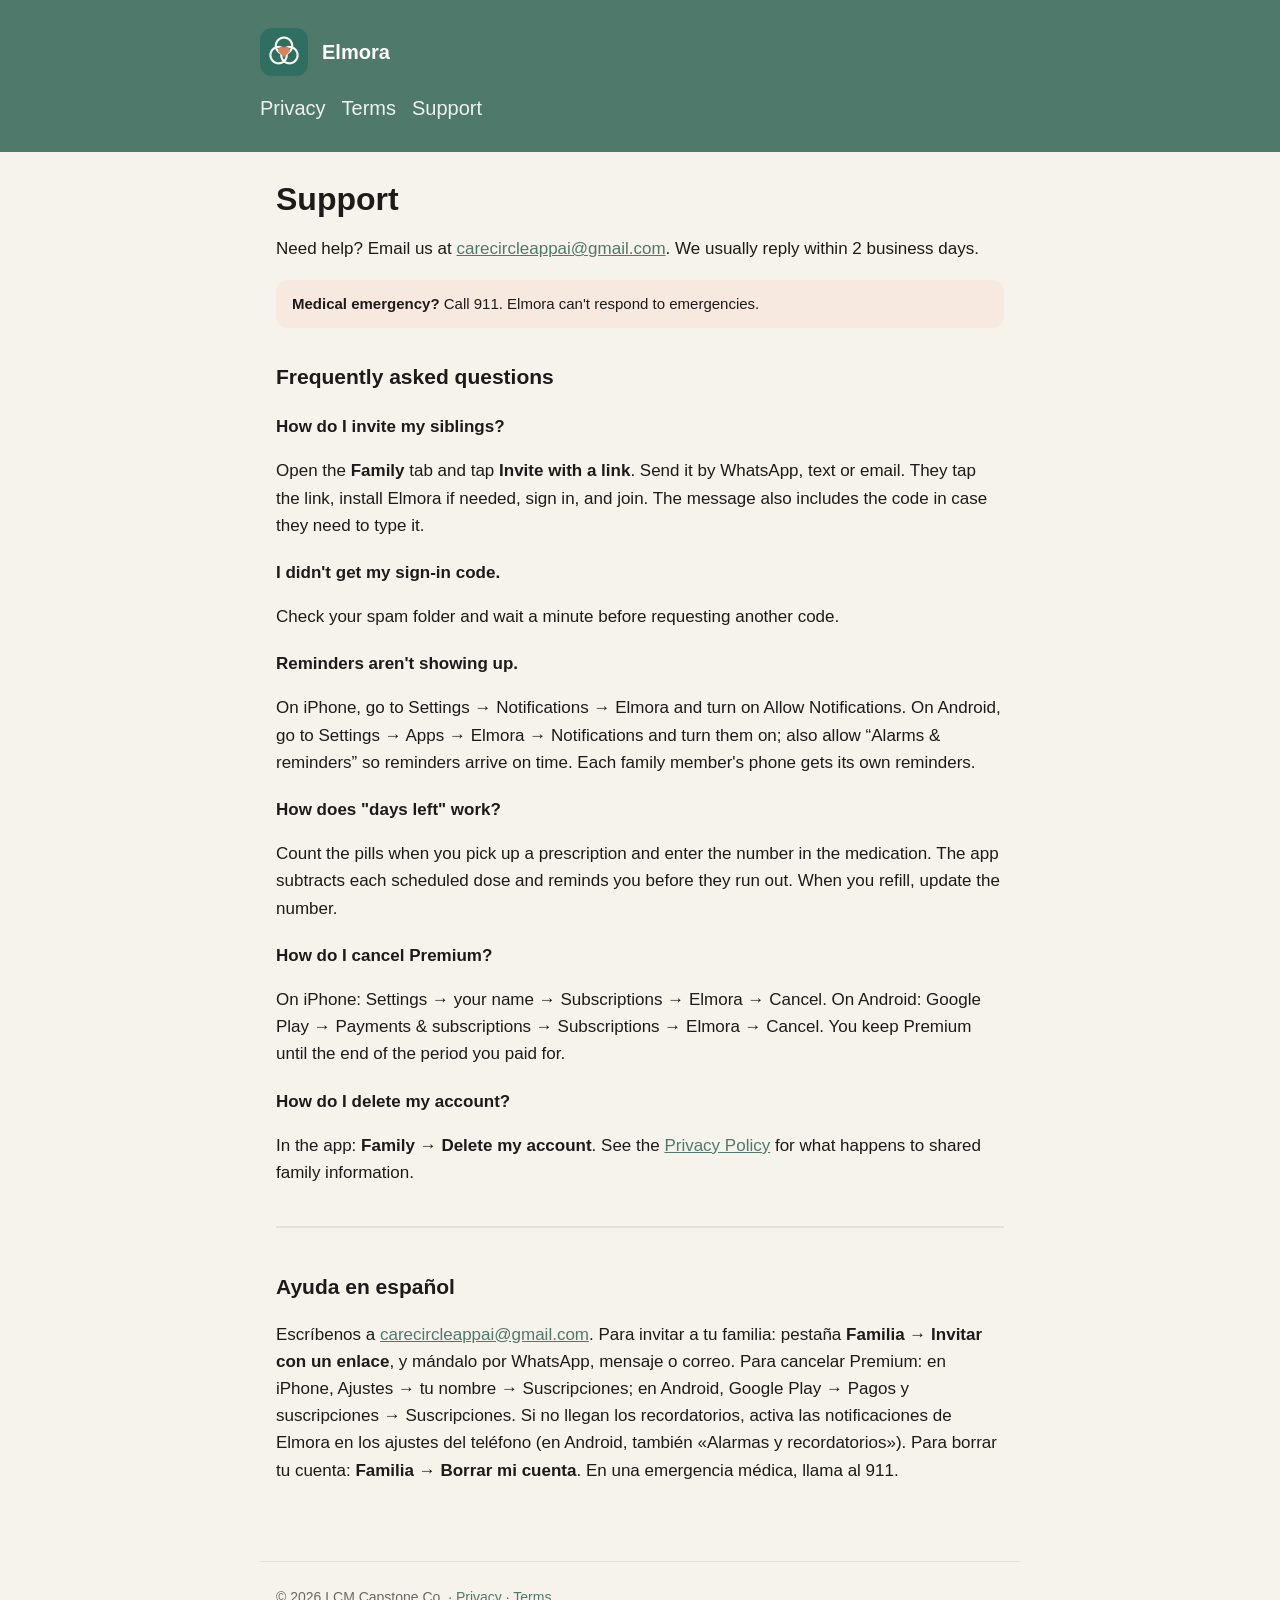
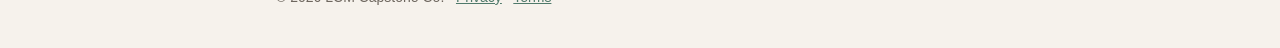
<file: elmora/support.html>
<!doctype html>
<html lang="en">
<head>
<meta charset="utf-8"><meta name="viewport" content="width=device-width, initial-scale=1">
<title>Support — Elmora</title>
<link rel="stylesheet" href="style.css">
</head>
<body>
<header><div class="wrap">
  <div style="display:flex;align-items:center;gap:14px"><img src="icon.png" alt=""><a href="index.html">Elmora</a></div>
  <nav><a href="privacy.html">Privacy</a><a href="terms.html">Terms</a><a href="support.html">Support</a></nav>
</div></header>
<main class="wrap">
<h1>Support</h1>
<p>Need help? Email us at <a href="mailto:carecircleappai@gmail.com">carecircleappai@gmail.com</a>. We usually reply within 2 business days.</p>
<p class="note"><b>Medical emergency?</b> Call 911. Elmora can't respond to emergencies.</p>

<h2>Frequently asked questions</h2>

<h3>How do I invite my siblings?</h3>
<p>Open the <b>Family</b> tab and tap <b>Invite with a link</b>. Send it by WhatsApp, text or email. They tap the link, install Elmora if needed, sign in, and join. The message also includes the code in case they need to type it.</p>

<h3>I didn't get my sign-in code.</h3>
<p>Check your spam folder and wait a minute before requesting another code.</p>

<h3>Reminders aren't showing up.</h3>
<p>On iPhone, go to Settings → Notifications → Elmora and turn on Allow Notifications. On Android, go to Settings → Apps → Elmora → Notifications and turn them on; also allow “Alarms &amp; reminders” so reminders arrive on time. Each family member's phone gets its own reminders.</p>

<h3>How does "days left" work?</h3>
<p>Count the pills when you pick up a prescription and enter the number in the medication. The app subtracts each scheduled dose and reminds you before they run out. When you refill, update the number.</p>

<h3>How do I cancel Premium?</h3>
<p>On iPhone: Settings → your name → Subscriptions → Elmora → Cancel. On Android: Google Play → Payments &amp; subscriptions → Subscriptions → Elmora → Cancel. You keep Premium until the end of the period you paid for.</p>

<h3>How do I delete my account?</h3>
<p>In the app: <b>Family → Delete my account</b>. See the <a href="privacy.html">Privacy Policy</a> for what happens to shared family information.</p>

<section class="lang" lang="es">
<h2>Ayuda en español</h2>
<p>Escríbenos a <a href="mailto:carecircleappai@gmail.com">carecircleappai@gmail.com</a>. Para invitar a tu familia: pestaña <b>Familia → Invitar con un enlace</b>, y mándalo por WhatsApp, mensaje o correo. Para cancelar Premium: en iPhone, Ajustes → tu nombre → Suscripciones; en Android, Google Play → Pagos y suscripciones → Suscripciones. Si no llegan los recordatorios, activa las notificaciones de Elmora en los ajustes del teléfono (en Android, también «Alarmas y recordatorios»). Para borrar tu cuenta: <b>Familia → Borrar mi cuenta</b>. En una emergencia médica, llama al 911.</p>
</section>
</main>
<footer class="wrap">© 2026 LCM Capstone Co. · <a href="privacy.html">Privacy</a> · <a href="terms.html">Terms</a></footer>
</body>
</html>
</file>
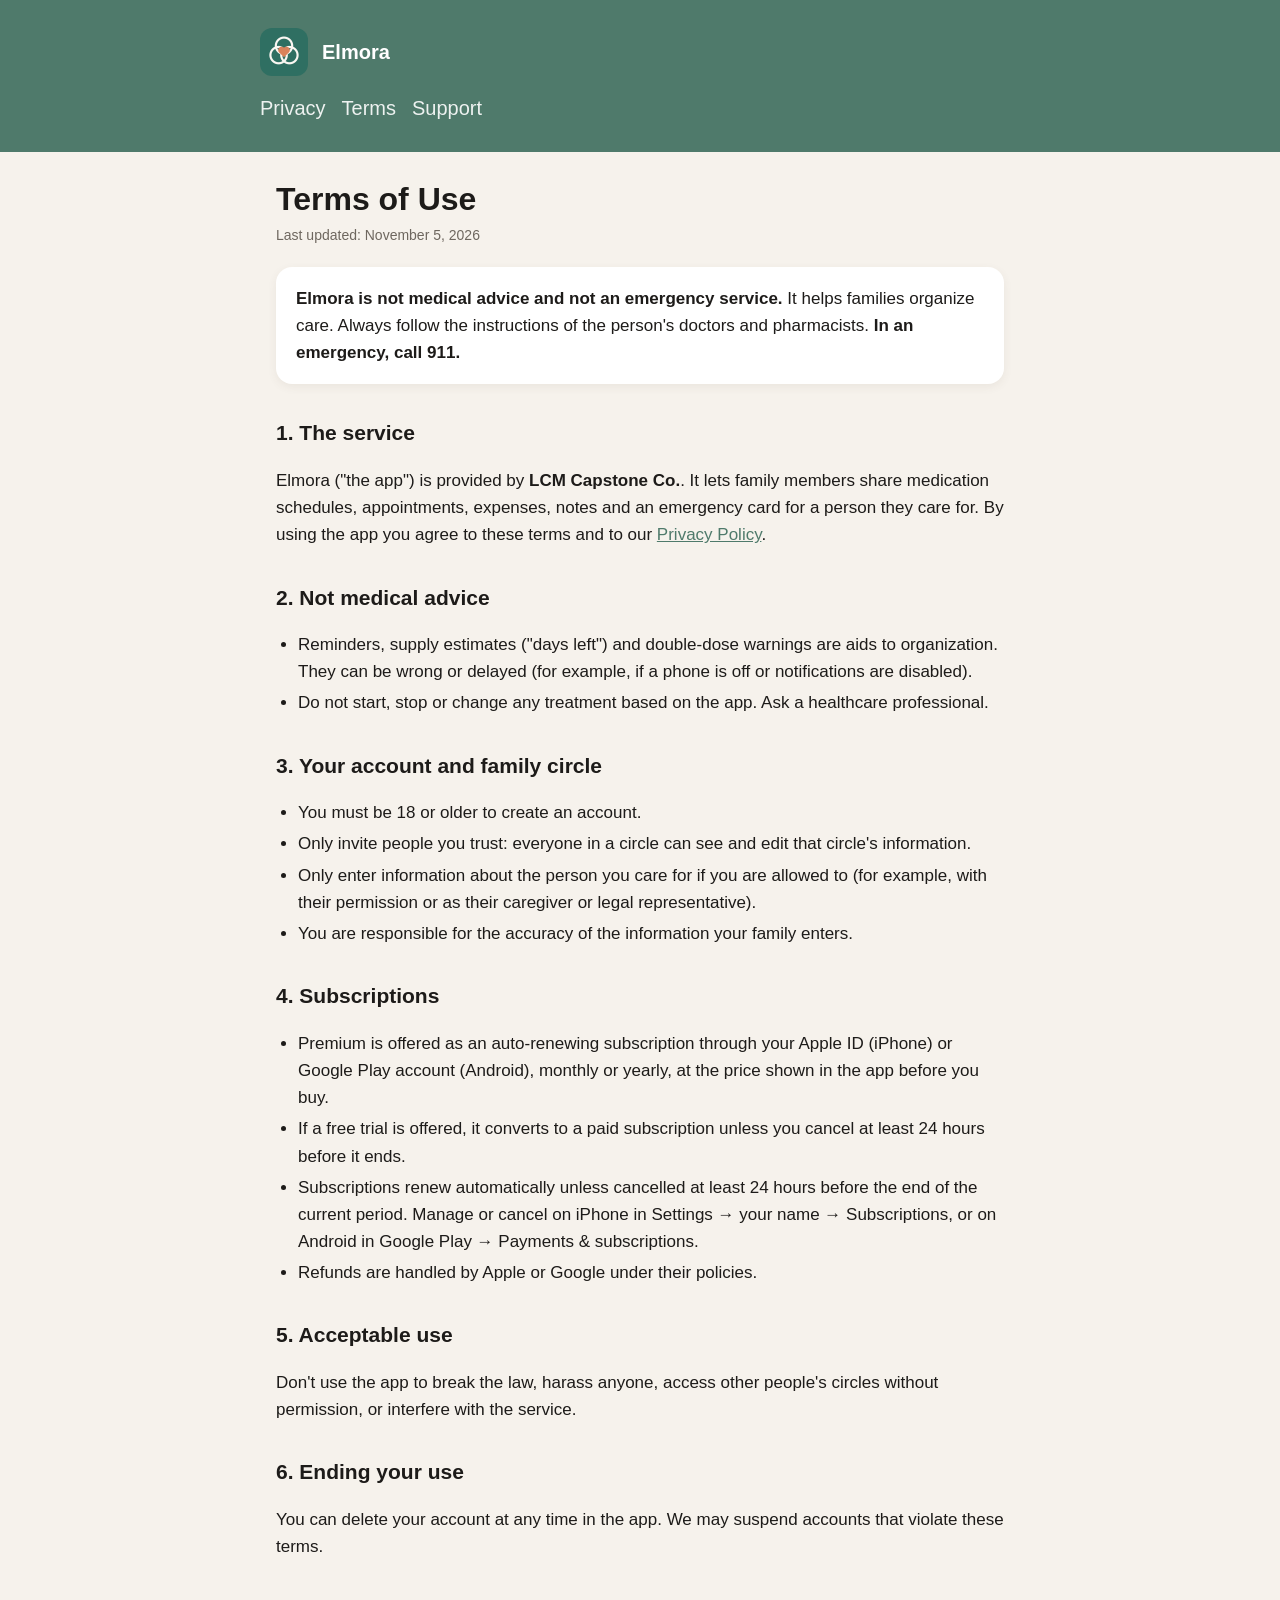
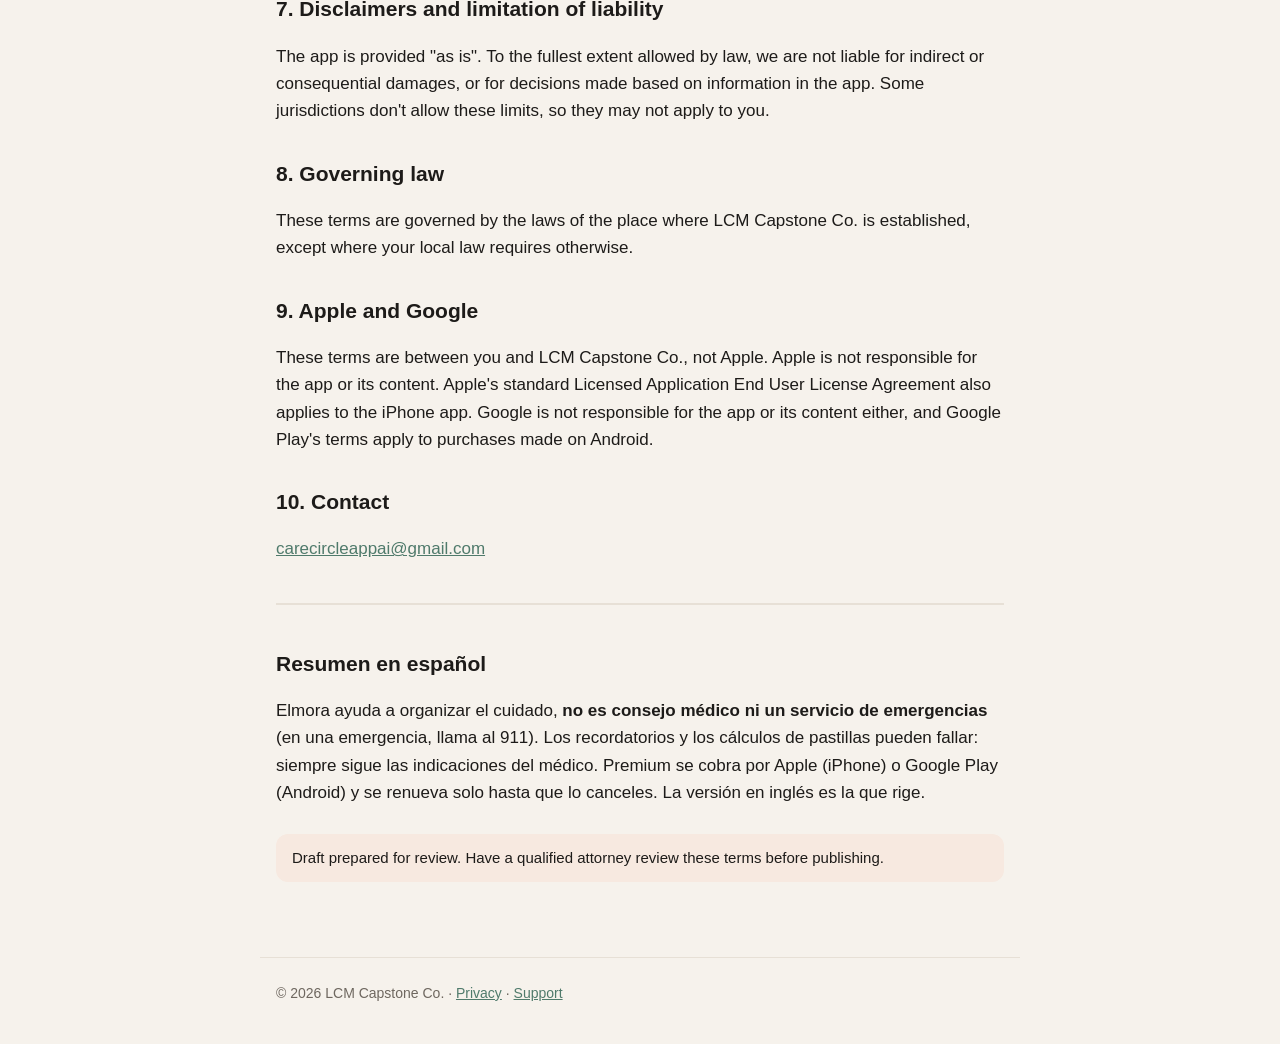
<file: elmora/terms.html>
<!doctype html>
<html lang="en">
<head>
<meta charset="utf-8"><meta name="viewport" content="width=device-width, initial-scale=1">
<title>Terms of Use — Elmora</title>
<link rel="stylesheet" href="style.css">
</head>
<body>
<header><div class="wrap">
  <div style="display:flex;align-items:center;gap:14px"><img src="icon.png" alt=""><a href="index.html">Elmora</a></div>
  <nav><a href="privacy.html">Privacy</a><a href="terms.html">Terms</a><a href="support.html">Support</a></nav>
</div></header>
<main class="wrap">
<h1>Terms of Use</h1>
<div class="updated">Last updated: November 5, 2026</div>

<div class="card"><b>Elmora is not medical advice and not an emergency service.</b> It helps families organize care. Always follow the instructions of the person's doctors and pharmacists. <b>In an emergency, call 911.</b></div>

<h2>1. The service</h2>
<p>Elmora ("the app") is provided by <b>LCM Capstone Co.</b>. It lets family members share medication schedules, appointments, expenses, notes and an emergency card for a person they care for. By using the app you agree to these terms and to our <a href="privacy.html">Privacy Policy</a>.</p>

<h2>2. Not medical advice</h2>
<ul>
  <li>Reminders, supply estimates ("days left") and double-dose warnings are aids to organization. They can be wrong or delayed (for example, if a phone is off or notifications are disabled).</li>
  <li>Do not start, stop or change any treatment based on the app. Ask a healthcare professional.</li>
</ul>

<h2>3. Your account and family circle</h2>
<ul>
  <li>You must be 18 or older to create an account.</li>
  <li>Only invite people you trust: everyone in a circle can see and edit that circle's information.</li>
  <li>Only enter information about the person you care for if you are allowed to (for example, with their permission or as their caregiver or legal representative).</li>
  <li>You are responsible for the accuracy of the information your family enters.</li>
</ul>

<h2>4. Subscriptions</h2>
<ul>
  <li>Premium is offered as an auto-renewing subscription through your Apple ID (iPhone) or Google Play account (Android), monthly or yearly, at the price shown in the app before you buy.</li>
  <li>If a free trial is offered, it converts to a paid subscription unless you cancel at least 24 hours before it ends.</li>
  <li>Subscriptions renew automatically unless cancelled at least 24 hours before the end of the current period. Manage or cancel on iPhone in Settings → your name → Subscriptions, or on Android in Google Play → Payments &amp; subscriptions.</li>
  <li>Refunds are handled by Apple or Google under their policies.</li>
</ul>

<h2>5. Acceptable use</h2>
<p>Don't use the app to break the law, harass anyone, access other people's circles without permission, or interfere with the service.</p>

<h2>6. Ending your use</h2>
<p>You can delete your account at any time in the app. We may suspend accounts that violate these terms.</p>

<h2>7. Disclaimers and limitation of liability</h2>
<p>The app is provided "as is". To the fullest extent allowed by law, we are not liable for indirect or consequential damages, or for decisions made based on information in the app. Some jurisdictions don't allow these limits, so they may not apply to you.</p>

<h2>8. Governing law</h2>
<p>These terms are governed by the laws of the place where LCM Capstone Co. is established, except where your local law requires otherwise.<!-- TODO: cambiar por "the State of ___, United States" cuando la empresa esté registrada --></p>

<h2>9. Apple and Google</h2>
<p>These terms are between you and LCM Capstone Co., not Apple. Apple is not responsible for the app or its content. Apple's standard Licensed Application End User License Agreement also applies to the iPhone app. Google is not responsible for the app or its content either, and Google Play's terms apply to purchases made on Android.</p>

<h2>10. Contact</h2>
<p><a href="mailto:carecircleappai@gmail.com">carecircleappai@gmail.com</a></p>

<section class="lang" lang="es">
<h2>Resumen en español</h2>
<p>Elmora ayuda a organizar el cuidado, <b>no es consejo médico ni un servicio de emergencias</b> (en una emergencia, llama al 911). Los recordatorios y los cálculos de pastillas pueden fallar: siempre sigue las indicaciones del médico. Premium se cobra por Apple (iPhone) o Google Play (Android) y se renueva solo hasta que lo canceles. La versión en inglés es la que rige.</p>
</section>

<p class="note" style="margin-top:28px">Draft prepared for review. Have a qualified attorney review these terms before publishing.</p>
</main>
<footer class="wrap">© 2026 LCM Capstone Co. · <a href="privacy.html">Privacy</a> · <a href="support.html">Support</a></footer>
</body>
</html>
</file>
<file: elmora/style.css>
:root { --bg: #F6F2EC; --card: #fff; --text: #1D1B19; --muted: #6E675F; --line: #E7E0D6; --sage: #4F7A6B; --sage-soft: #E5EEEA; --warn: #F7E9E0; }
* { box-sizing: border-box; }
html { -webkit-text-size-adjust: 100%; }
body { margin: 0; background: var(--bg); color: var(--text); font: 17px/1.6 -apple-system, BlinkMacSystemFont, "Segoe UI", Helvetica, Arial, sans-serif; }
header { background: var(--sage); color: #fff; padding: 28px 16px; }
header .wrap { display: flex; flex-direction: column; align-items: flex-start; gap: 4px; }
header img { width: 48px; height: 48px; border-radius: 12px; }
header a { color: #fff; text-decoration: none; font-weight: 700; font-size: 20px; }
nav { margin-top: 12px; display: flex; gap: 16px; flex-wrap: wrap; font-size: 15px; }
nav a { color: #fff; opacity: .9; font-weight: 500; }
.wrap { max-width: 760px; margin: 0 auto; }
main { padding: 28px 16px 60px; }
h1 { font-family: ui-rounded, -apple-system, "Segoe UI", sans-serif; font-size: 32px; line-height: 1.2; margin: 0 0 6px; }
h2 { font-size: 21px; margin: 32px 0 8px; }
h3 { font-size: 17px; margin: 20px 0 4px; }
.updated { color: var(--muted); font-size: 14px; margin-bottom: 20px; }
.card { background: var(--card); border-radius: 16px; padding: 18px 20px; margin: 16px 0; box-shadow: 0 3px 10px rgba(90,74,58,.07); }
.note { background: var(--warn); border-radius: 12px; padding: 12px 16px; font-size: 15px; }
.tldr { background: var(--sage-soft); border-radius: 12px; padding: 14px 18px; }
a { color: var(--sage); }
ul { padding-left: 22px; } li { margin: 4px 0; }
table { width: 100%; border-collapse: collapse; font-size: 15px; } th, td { text-align: left; padding: 8px; border-bottom: 1px solid var(--line); vertical-align: top; }
footer { color: var(--muted); font-size: 14px; padding: 24px 16px 40px; border-top: 1px solid var(--line); }
.lang { margin-top: 40px; padding-top: 10px; border-top: 2px solid var(--line); }
</file>
